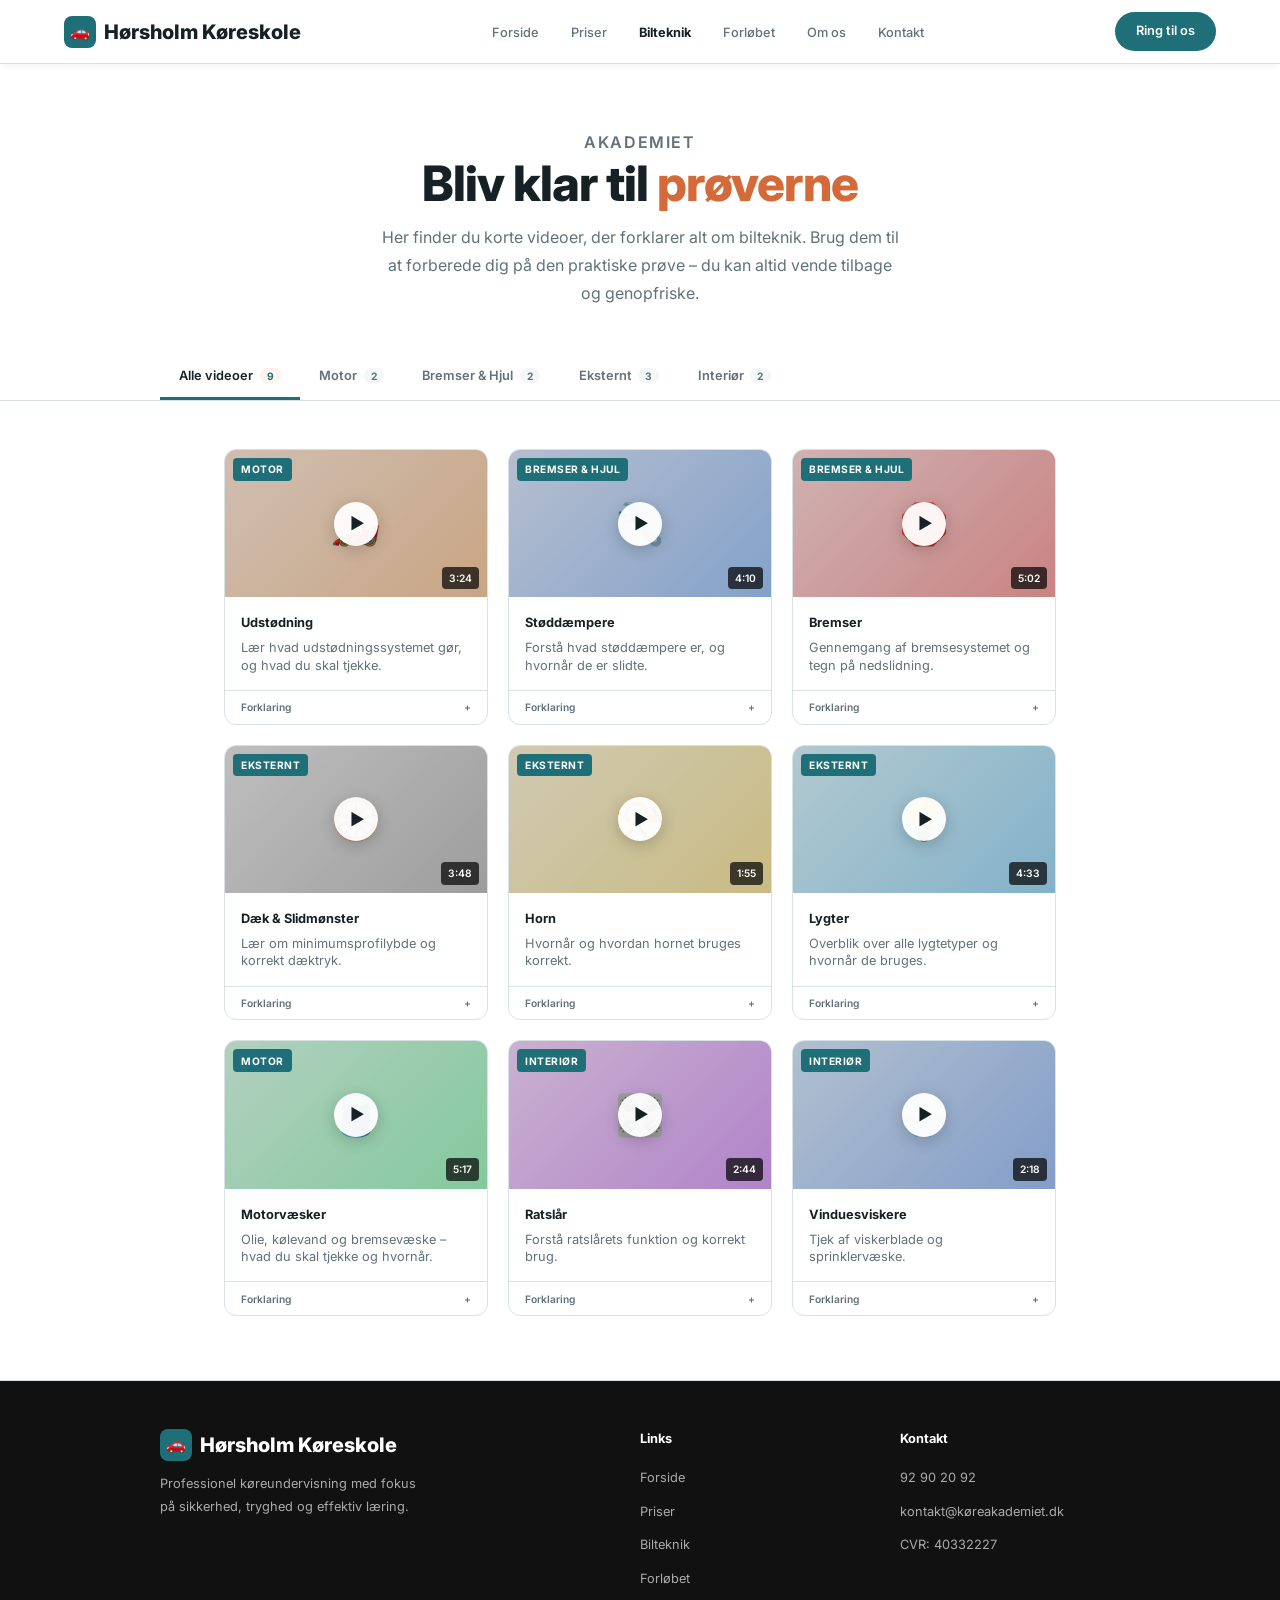
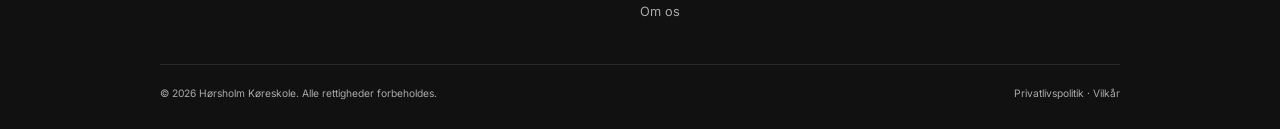
<file: bilteknik.html>
<!DOCTYPE html>
<html lang="da">
<head>
  <meta charset="UTF-8" />
  <meta name="viewport" content="width=device-width, initial-scale=1.0" />
  <title>Hørsholm Køreskole – Bilteknik</title>
  <link rel="preconnect" href="https://fonts.googleapis.com" />
  <link rel="preconnect" href="https://fonts.gstatic.com" crossorigin />
  <link href="https://fonts.googleapis.com/css2?family=Inter:wght@400;500;600;700;800&display=swap" rel="stylesheet" />
  <link rel="stylesheet" href="css/base.css" />
  <link rel="stylesheet" href="css/bilteknik.css" />
</head>
<body>

  <!-- NAVBAR -->
  <nav>
    <a href="index.html" class="logo">
      <span class="logo-icon">🚗</span>
      Hørsholm Køreskole
    </a>
    <ul class="nav-links">
      <li><a href="index.html">Forside</a></li>
      <li><a href="pakker.html">Priser</a></li>
      <li><a href="bilteknik.html" class="active">Bilteknik</a></li>
      <li><a href="forlobet.html">Forløbet</a></li>
      <li><a href="om-os.html">Om os</a></li>
      <li><a href="kontakt.html">Kontakt</a></li>
    </ul>
    <a href="tel:+4592902092" class="btn-primary">Ring til os</a>
  </nav>

  <!-- PAGE HEADER -->
  <div class="page-header">
    <p class="section-label">Akademiet</p>
    <h1 class="text-h1">Bliv klar til <span class="accent">prøverne</span></h1>
    <p>Her finder du korte videoer, der forklarer alt om bilteknik. Brug dem til at forberede dig på den praktiske prøve – du kan altid vende tilbage og genopfriske.</p>
  </div>

  <!-- FILTER BAR -->
  <div class="filter-bar">
    <div class="filter-inner" id="filterBar">
      <button class="filter-btn active" data-cat="alle" onclick="filterVideos('alle', this)">
        Alle videoer <span class="filter-count">9</span>
      </button>
      <button class="filter-btn" data-cat="motor" onclick="filterVideos('motor', this)">
        Motor <span class="filter-count">2</span>
      </button>
      <button class="filter-btn" data-cat="bremser" onclick="filterVideos('bremser', this)">
        Bremser & Hjul <span class="filter-count">2</span>
      </button>
      <button class="filter-btn" data-cat="eksternt" onclick="filterVideos('eksternt', this)">
        Eksternt <span class="filter-count">3</span>
      </button>
      <button class="filter-btn" data-cat="interioer" onclick="filterVideos('interioer', this)">
        Interiør <span class="filter-count">2</span>
      </button>
    </div>
  </div>

  <!-- VIDEOS -->
  <div class="videos-section">
    <div class="videos-grid" id="videosGrid">

      <!-- Udstødning -->
      <div class="video-card" data-cat="motor" onclick="openModal(this)">
        <div class="video-thumb">
          <div class="video-thumb-bg" style="background: linear-gradient(135deg,#fde8d8,#f5c9a0);">🏎️</div>
          <div class="play-btn"><div class="play-icon">▶</div></div>
          <span class="video-duration">3:24</span>
          <span class="video-category-badge">Motor</span>
        </div>
        <div class="video-body">
          <div class="video-title">Udstødning</div>
          <div class="video-desc-short">Lær hvad udstødningssystemet gør, og hvad du skal tjekke.</div>
        </div>
        <button class="video-expand-btn" onclick="toggleForklaring(event, this)">
          Forklaring <span class="expand-icon">+</span>
        </button>
        <div class="video-forklaring">Udstødningssystemet leder forbrændingsgasser væk fra motoren. Du skal kontrollere, at der ikke er usædvanlig røg, mærkelige lyde eller synlige læk fra rørene. Sort røg kan indikere for rig blanding, hvid røg kan indikere kølevandslæk.</div>
      </div>

      <!-- Støddæmpere -->
      <div class="video-card" data-cat="bremser" onclick="openModal(this)">
        <div class="video-thumb">
          <div class="video-thumb-bg" style="background: linear-gradient(135deg,#dde8fd,#a0c5f5);">🔧</div>
          <div class="play-btn"><div class="play-icon">▶</div></div>
          <span class="video-duration">4:10</span>
          <span class="video-category-badge">Bremser & Hjul</span>
        </div>
        <div class="video-body">
          <div class="video-title">Støddæmpere</div>
          <div class="video-desc-short">Forstå hvad støddæmpere er, og hvornår de er slidte.</div>
        </div>
        <button class="video-expand-btn" onclick="toggleForklaring(event, this)">
          Forklaring <span class="expand-icon">+</span>
        </button>
        <div class="video-forklaring">Støddæmpere holder hjulene i kontakt med vejen og dæmper stød. Tegn på slidte støddæmpere: bilen bouncer efter en kuppel, unormal dæk-slitage, eller bilen "dykker" hårdt ved opbremsning.</div>
      </div>

      <!-- Bremser -->
      <div class="video-card" data-cat="bremser" onclick="openModal(this)">
        <div class="video-thumb">
          <div class="video-thumb-bg" style="background: linear-gradient(135deg,#fdd8d8,#f5a0a0);">🛑</div>
          <div class="play-btn"><div class="play-icon">▶</div></div>
          <span class="video-duration">5:02</span>
          <span class="video-category-badge">Bremser & Hjul</span>
        </div>
        <div class="video-body">
          <div class="video-title">Bremser</div>
          <div class="video-desc-short">Gennemgang af bremsesystemet og tegn på nedslidning.</div>
        </div>
        <button class="video-expand-btn" onclick="toggleForklaring(event, this)">
          Forklaring <span class="expand-icon">+</span>
        </button>
        <div class="video-forklaring">Bremserne er et af bilens vigtigste sikkerhedssystemer. Tjek bremsevæsken i beholderbeholderen i motorrum. Lyt efter knitrende lyde ved opbremsning – det kan indikere slidte bremseklodser.</div>
      </div>

      <!-- Dæk & Slidmønster -->
      <div class="video-card" data-cat="eksternt" onclick="openModal(this)">
        <div class="video-thumb">
          <div class="video-thumb-bg" style="background: linear-gradient(135deg,#e8e8e8,#c0c0c0);">🛞</div>
          <div class="play-btn"><div class="play-icon">▶</div></div>
          <span class="video-duration">3:48</span>
          <span class="video-category-badge">Eksternt</span>
        </div>
        <div class="video-body">
          <div class="video-title">Dæk & Slidmønster</div>
          <div class="video-desc-short">Lær om minimumsprofilybde og korrekt dæktryk.</div>
        </div>
        <button class="video-expand-btn" onclick="toggleForklaring(event, this)">
          Forklaring <span class="expand-icon">+</span>
        </button>
        <div class="video-forklaring">Minimumsprofilybden er 1,6 mm – men for optimal sikkerhed anbefales minimum 3 mm. Tjek slidmarkørerne i dækmønsteret. Forkert dæktryk påvirker bremseevne, brændstofforbrug og dæk-slidage.</div>
      </div>

      <!-- Horn -->
      <div class="video-card" data-cat="eksternt" onclick="openModal(this)">
        <div class="video-thumb">
          <div class="video-thumb-bg" style="background: linear-gradient(135deg,#fdf5d8,#f5e4a0);">📯</div>
          <div class="play-btn"><div class="play-icon">▶</div></div>
          <span class="video-duration">1:55</span>
          <span class="video-category-badge">Eksternt</span>
        </div>
        <div class="video-body">
          <div class="video-title">Horn</div>
          <div class="video-desc-short">Hvornår og hvordan hornet bruges korrekt.</div>
        </div>
        <button class="video-expand-btn" onclick="toggleForklaring(event, this)">
          Forklaring <span class="expand-icon">+</span>
        </button>
        <div class="video-forklaring">Hornet bruges som et advarselssignal – ikke til at udtrykke irritation. Du skal bruge hornet, hvis du er ved at kollidere med en anden trafikant, eller for at advare andre om fare. Det er ulovligt at bruge hornet unødigt.</div>
      </div>

      <!-- Lygter -->
      <div class="video-card" data-cat="eksternt" onclick="openModal(this)">
        <div class="video-thumb">
          <div class="video-thumb-bg" style="background: linear-gradient(135deg,#d8f5fd,#a0d8f5);">💡</div>
          <div class="play-btn"><div class="play-icon">▶</div></div>
          <span class="video-duration">4:33</span>
          <span class="video-category-badge">Eksternt</span>
        </div>
        <div class="video-body">
          <div class="video-title">Lygter</div>
          <div class="video-desc-short">Overblik over alle lygtetyper og hvornår de bruges.</div>
        </div>
        <button class="video-expand-btn" onclick="toggleForklaring(event, this)">
          Forklaring <span class="expand-icon">+</span>
        </button>
        <div class="video-forklaring">Kørelyset skal altid være tændt. Nærlys bruges i mørke og dårligt vejr. Fjernlys bruges på mørke landeveje – sluk for det ved modkørende trafik. Tågelygter bruges kun ved tæt tåge, sne eller kraftig regn.</div>
      </div>

      <!-- Motorvæsker -->
      <div class="video-card" data-cat="motor" onclick="openModal(this)">
        <div class="video-thumb">
          <div class="video-thumb-bg" style="background: linear-gradient(135deg,#d8fde8,#a0f5c0);">🛢️</div>
          <div class="play-btn"><div class="play-icon">▶</div></div>
          <span class="video-duration">5:17</span>
          <span class="video-category-badge">Motor</span>
        </div>
        <div class="video-body">
          <div class="video-title">Motorvæsker</div>
          <div class="video-desc-short">Olie, kølevand og bremsevæske – hvad du skal tjekke og hvornår.</div>
        </div>
        <button class="video-expand-btn" onclick="toggleForklaring(event, this)">
          Forklaring <span class="expand-icon">+</span>
        </button>
        <div class="video-forklaring">Motorolie tjekkes med pejlestaven – niveauet skal ligge mellem min og max. Kølevæsken holdes på korrekt niveau i udviderbeholderen. Bremsevæske tjekkes i den gennemsigtige beholder ved motorummet.</div>
      </div>

      <!-- Ratslår -->
      <div class="video-card" data-cat="interioer" onclick="openModal(this)">
        <div class="video-thumb">
          <div class="video-thumb-bg" style="background: linear-gradient(135deg,#f5d8fd,#d8a0f5);">🎛️</div>
          <div class="play-btn"><div class="play-icon">▶</div></div>
          <span class="video-duration">2:44</span>
          <span class="video-category-badge">Interiør</span>
        </div>
        <div class="video-body">
          <div class="video-title">Ratslår</div>
          <div class="video-desc-short">Forstå ratslårets funktion og korrekt brug.</div>
        </div>
        <button class="video-expand-btn" onclick="toggleForklaring(event, this)">
          Forklaring <span class="expand-icon">+</span>
        </button>
        <div class="video-forklaring">Ratslåret er en sikkerhedsmekanisme, der låser rattet, når tændingen er slukket og nøglen fjernes. Det forhindrer tyveri af bilen. Rattet frigøres ved at dreje det let, mens du drejer tændingsnøglen.</div>
      </div>

      <!-- Vinduesviskere -->
      <div class="video-card" data-cat="interioer" onclick="openModal(this)">
        <div class="video-thumb">
          <div class="video-thumb-bg" style="background: linear-gradient(135deg,#d8eafd,#a0c0f5);">🌧️</div>
          <div class="play-btn"><div class="play-icon">▶</div></div>
          <span class="video-duration">2:18</span>
          <span class="video-category-badge">Interiør</span>
        </div>
        <div class="video-body">
          <div class="video-title">Vinduesviskere</div>
          <div class="video-desc-short">Tjek af viskerblade og sprinklervæske.</div>
        </div>
        <button class="video-expand-btn" onclick="toggleForklaring(event, this)">
          Forklaring <span class="expand-icon">+</span>
        </button>
        <div class="video-forklaring">Viskerbladene skal rengøre rudens effektivt uden at smøre eller efterlade striber. Slider de er, bør de udskiftes. Sprinklervæske skal altid være påfyldt – brug frostvæske om vinteren. Sprinklerdyserne kan justeres med en nål.</div>
      </div>

      <div class="no-results" id="noResults">Ingen videoer fundet i denne kategori.</div>

    </div>
  </div>

  <!-- VIDEO MODAL -->
  <div class="modal-overlay" id="modalOverlay" onclick="closeModal(event)">
    <div class="modal" id="modal">
      <button class="modal-close" onclick="closeModalBtn()">✕</button>
      <div class="modal-video" id="modalVideo">▶</div>
      <div class="modal-body">
        <h2 id="modalTitle"></h2>
        <p id="modalDesc"></p>
      </div>
    </div>
  </div>

  <!-- FOOTER -->
  <footer>
    <div class="footer-inner">
      <div class="footer-brand">
        <a href="index.html" class="logo">
          <span class="logo-icon">🚗</span>
          Hørsholm Køreskole
        </a>
        <p>Professionel køreundervisning med fokus på sikkerhed, tryghed og effektiv læring.</p>
      </div>
      <div>
        <h4>Links</h4>
        <ul>
          <li><a href="index.html">Forside</a></li>
          <li><a href="pakker.html">Priser</a></li>
          <li><a href="bilteknik.html">Bilteknik</a></li>
          <li><a href="forlobet.html">Forløbet</a></li>
          <li><a href="om-os.html">Om os</a></li>
        </ul>
      </div>
      <div>
        <h4>Kontakt</h4>
        <ul>
          <li><a href="tel:+4592902092">92 90 20 92</a></li>
          <li><a href="mailto:kontakt@køreakademiet.dk">kontakt@køreakademiet.dk</a></li>
          <li><a href="#">CVR: 40332227</a></li>
        </ul>
      </div>
    </div>
    <div class="footer-bottom">
      <span>© 2026 Hørsholm Køreskole. Alle rettigheder forbeholdes.</span>
      <span><a href="#" style="color:#aaa;text-decoration:none;">Privatlivspolitik</a> · <a href="#" style="color:#aaa;text-decoration:none;">Vilkår</a></span>
    </div>
  </footer>

  <script>
    // ── FILTER ──────────────────────────────────────────────
    function filterVideos(cat, btn) {
      // Update active tab
      document.querySelectorAll('.filter-btn').forEach(b => b.classList.remove('active'));
      btn.classList.add('active');

      const cards = document.querySelectorAll('.video-card');
      let visible = 0;

      cards.forEach(card => {
        const match = cat === 'alle' || card.dataset.cat === cat;
        card.classList.toggle('hidden', !match);
        if (match) visible++;
      });

      document.getElementById('noResults').style.display = visible === 0 ? 'block' : 'none';
    }

    // ── FORKLARING TOGGLE ────────────────────────────────────
    function toggleForklaring(e, btn) {
      e.stopPropagation();
      const card = btn.closest('.video-card');
      card.classList.toggle('expanded');
    }

    // ── MODAL ────────────────────────────────────────────────
    function openModal(card) {
      const title = card.querySelector('.video-title').textContent;
      const desc  = card.querySelector('.video-forklaring').textContent;
      const emoji = card.querySelector('.video-thumb-bg').textContent.trim();

      document.getElementById('modalTitle').textContent = title;
      document.getElementById('modalDesc').textContent  = desc;
      document.getElementById('modalVideo').textContent = emoji;
      document.getElementById('modalOverlay').classList.add('open');
      document.body.style.overflow = 'hidden';
    }

    function closeModal(e) {
      if (e.target === document.getElementById('modalOverlay')) closeModalBtn();
    }

    function closeModalBtn() {
      document.getElementById('modalOverlay').classList.remove('open');
      document.body.style.overflow = '';
    }

    document.addEventListener('keydown', e => {
      if (e.key === 'Escape') closeModalBtn();
    });
  </script>
</body>
</html>
</file>
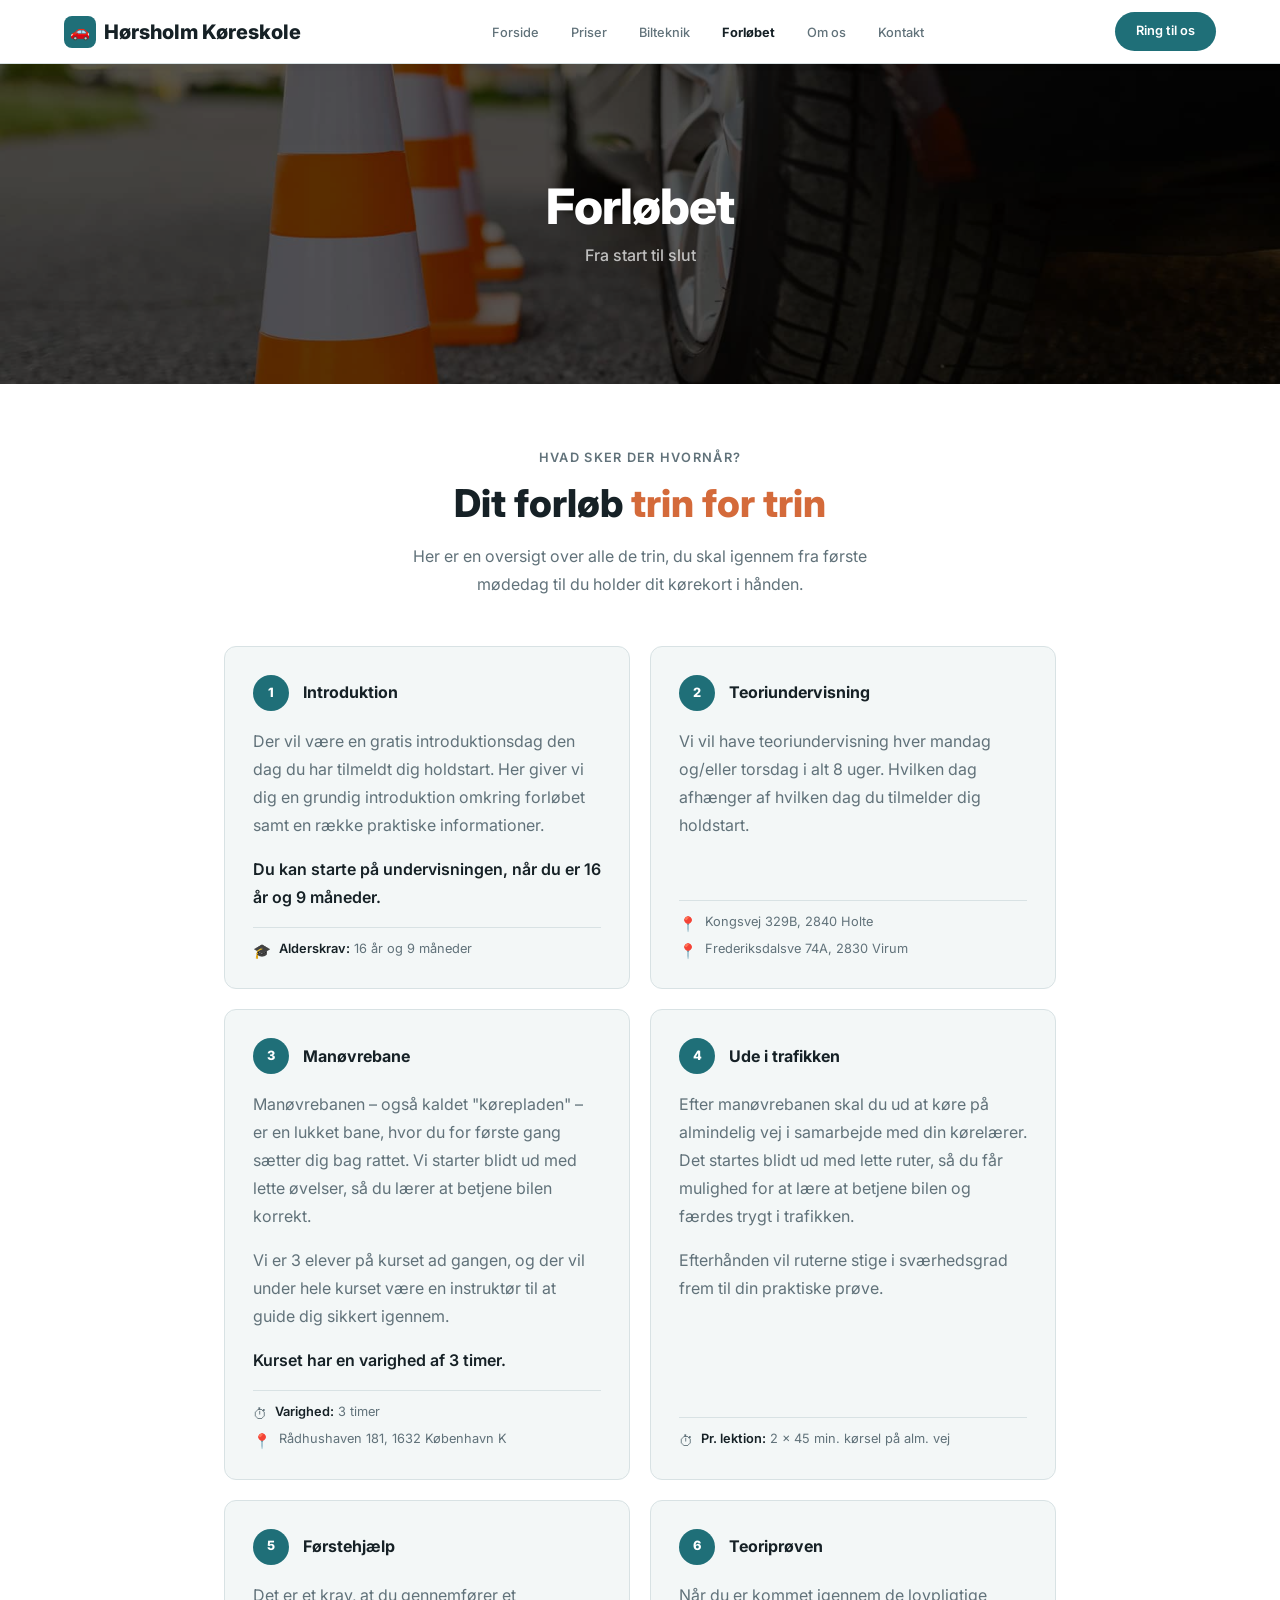
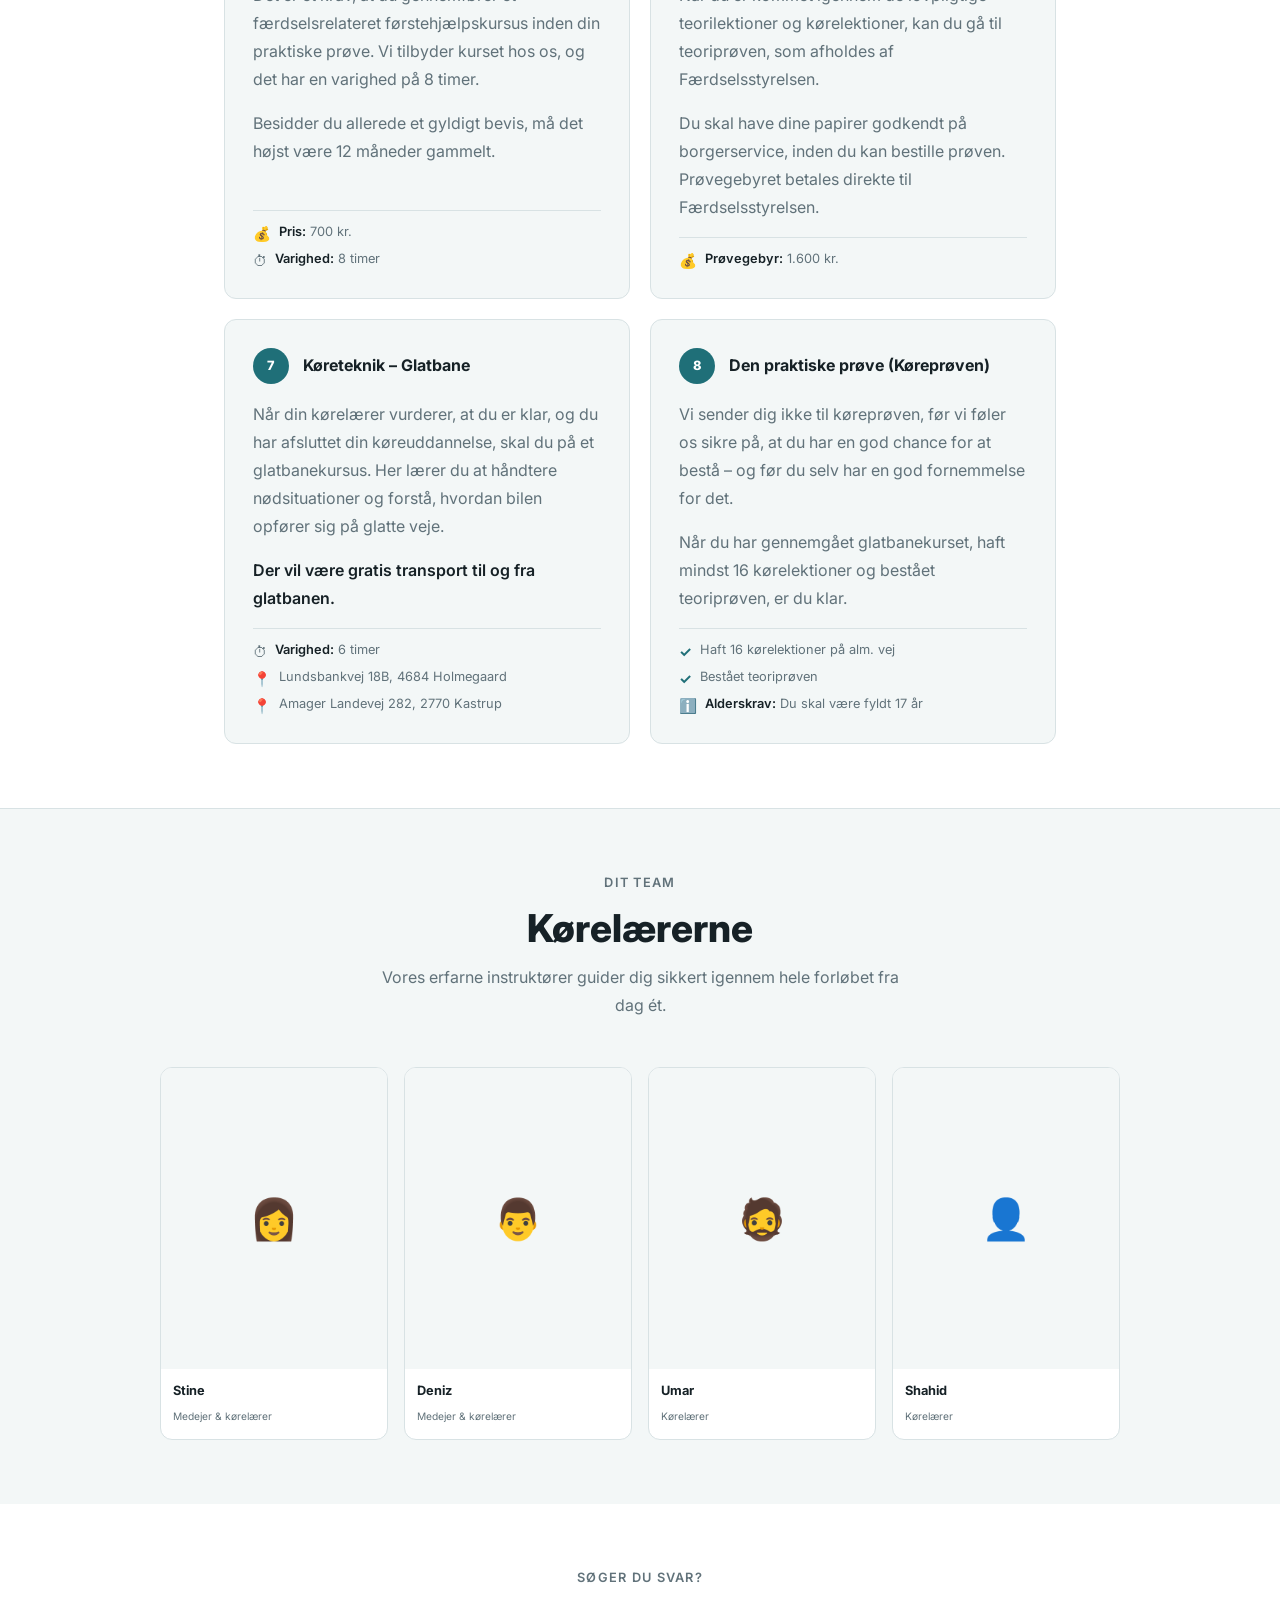
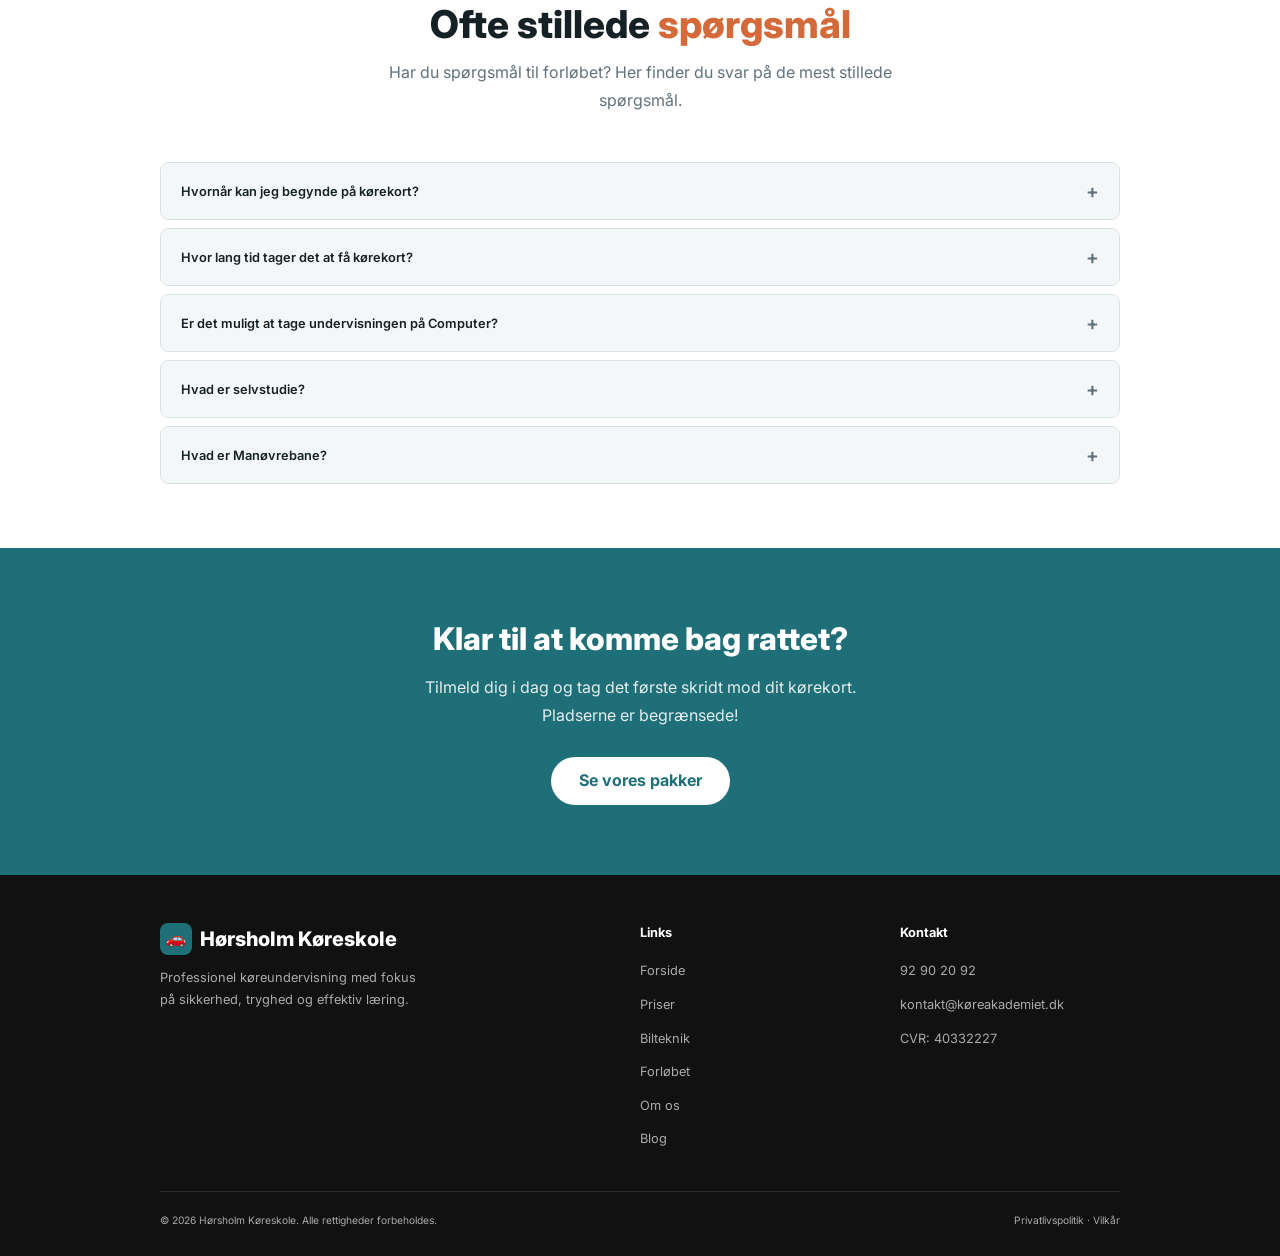
<file: forlobet.html>
<!DOCTYPE html>
<html lang="da">
<head>
  <meta charset="UTF-8" />
  <meta name="viewport" content="width=device-width, initial-scale=1.0" />
  <title>Hørsholm Køreskole – Forløbet</title>
  <link rel="preconnect" href="https://fonts.googleapis.com" />
  <link rel="preconnect" href="https://fonts.gstatic.com" crossorigin />
  <link href="https://fonts.googleapis.com/css2?family=Inter:wght@400;500;600;700;800&display=swap" rel="stylesheet" />
  <link rel="stylesheet" href="css/base.css" />
  <link rel="stylesheet" href="css/forlobet.css" />
</head>
<body>

  <!-- NAVBAR -->
  <nav>
    <a href="index.html" class="logo">
      <span class="logo-icon">🚗</span>
      Hørsholm Køreskole
    </a>
    <ul class="nav-links">
      <li><a href="index.html">Forside</a></li>
      <li><a href="pakker.html">Priser</a></li>
      <li><a href="bilteknik.html">Bilteknik</a></li>
      <li><a href="forlobet.html" class="active">Forløbet</a></li>
      <li><a href="om-os.html">Om os</a></li>
      <li><a href="kontakt.html">Kontakt</a></li>
    </ul>
    <a href="tel:+4592902092" class="btn-primary">Ring til os</a>
  </nav>

  <!-- HERO -->
  <div class="hero">
    <div class="hero-bg"></div>
    <div class="hero-content">
      <h1 class="text-h1">Forløbet</h1>
      <p>Fra start til slut</p>
    </div>
  </div>

  <!-- STEPS -->
  <div class="page-content">
    <p class="section-label">Hvad sker der hvornår?</p>
    <h2 class="section-title">Dit forløb <span class="accent">trin for trin</span></h2>
    <p class="section-sub">Her er en oversigt over alle de trin, du skal igennem fra første mødedag til du holder dit kørekort i hånden.</p>

    <div class="steps-grid">

      <!-- 1 -->
      <div class="step-card">
        <div class="step-header">
          <div class="step-number">1</div>
          <h3>Introduktion</h3>
        </div>
        <p>Der vil være en gratis introduktionsdag den dag du har tilmeldt dig holdstart. Her giver vi dig en grundig introduktion omkring forløbet samt en række praktiske informationer.</p>
        <p><strong>Du kan starte på undervisningen, når du er 16 år og 9 måneder.</strong></p>
        <div class="step-meta">
          <div class="step-meta-item">
            <span class="meta-icon">🎓</span>
            <span><span class="meta-label">Alderskrav:</span> 16 år og 9 måneder</span>
          </div>
        </div>
      </div>

      <!-- 2 -->
      <div class="step-card">
        <div class="step-header">
          <div class="step-number">2</div>
          <h3>Teoriundervisning</h3>
        </div>
        <p>Vi vil have teoriundervisning hver mandag og/eller torsdag i alt 8 uger. Hvilken dag afhænger af hvilken dag du tilmelder dig holdstart.</p>
        <div class="step-meta">
          <div class="step-meta-item">
            <span class="meta-icon">📍</span>
            <span>Kongsvej 329B, 2840 Holte</span>
          </div>
          <div class="step-meta-item">
            <span class="meta-icon">📍</span>
            <span>Frederiksdalsve 74A, 2830 Virum</span>
          </div>
        </div>
      </div>

      <!-- 3 -->
      <div class="step-card">
        <div class="step-header">
          <div class="step-number">3</div>
          <h3>Manøvrebane</h3>
        </div>
        <p>Manøvrebanen – også kaldet "kørepladen" – er en lukket bane, hvor du for første gang sætter dig bag rattet. Vi starter blidt ud med lette øvelser, så du lærer at betjene bilen korrekt.</p>
        <p>Vi er 3 elever på kurset ad gangen, og der vil under hele kurset være en instruktør til at guide dig sikkert igennem.</p>
        <p><strong>Kurset har en varighed af 3 timer.</strong></p>
        <div class="step-meta">
          <div class="step-meta-item">
            <span class="meta-icon">⏱</span>
            <span><span class="meta-label">Varighed:</span> 3 timer</span>
          </div>
          <div class="step-meta-item">
            <span class="meta-icon">📍</span>
            <span>Rådhushaven 181, 1632 København K</span>
          </div>
        </div>
      </div>

      <!-- 4 -->
      <div class="step-card">
        <div class="step-header">
          <div class="step-number">4</div>
          <h3>Ude i trafikken</h3>
        </div>
        <p>Efter manøvrebanen skal du ud at køre på almindelig vej i samarbejde med din kørelærer. Det startes blidt ud med lette ruter, så du får mulighed for at lære at betjene bilen og færdes trygt i trafikken.</p>
        <p>Efterhånden vil ruterne stige i sværhedsgrad frem til din praktiske prøve.</p>
        <div class="step-meta">
          <div class="step-meta-item">
            <span class="meta-icon">⏱</span>
            <span><span class="meta-label">Pr. lektion:</span> 2 × 45 min. kørsel på alm. vej</span>
          </div>
        </div>
      </div>

      <!-- 5 -->
      <div class="step-card">
        <div class="step-header">
          <div class="step-number">5</div>
          <h3>Førstehjælp</h3>
        </div>
        <p>Det er et krav, at du gennemfører et færdselsrelateret førstehjælpskursus inden din praktiske prøve. Vi tilbyder kurset hos os, og det har en varighed på 8 timer.</p>
        <p>Besidder du allerede et gyldigt bevis, må det højst være 12 måneder gammelt.</p>
        <div class="step-meta">
          <div class="step-meta-item">
            <span class="meta-icon">💰</span>
            <span><span class="meta-label">Pris:</span> 700 kr.</span>
          </div>
          <div class="step-meta-item">
            <span class="meta-icon">⏱</span>
            <span><span class="meta-label">Varighed:</span> 8 timer</span>
          </div>
        </div>
      </div>

      <!-- 6 -->
      <div class="step-card">
        <div class="step-header">
          <div class="step-number">6</div>
          <h3>Teoriprøven</h3>
        </div>
        <p>Når du er kommet igennem de lovpligtige teorilektioner og kørelektioner, kan du gå til teoriprøven, som afholdes af Færdselsstyrelsen.</p>
        <p>Du skal have dine papirer godkendt på borgerservice, inden du kan bestille prøven. Prøvegebyret betales direkte til Færdselsstyrelsen.</p>
        <div class="step-meta">
          <div class="step-meta-item">
            <span class="meta-icon">💰</span>
            <span><span class="meta-label">Prøvegebyr:</span> 1.600 kr.</span>
          </div>
        </div>
      </div>

      <!-- 7 -->
      <div class="step-card">
        <div class="step-header">
          <div class="step-number">7</div>
          <h3>Køreteknik – Glatbane</h3>
        </div>
        <p>Når din kørelærer vurderer, at du er klar, og du har afsluttet din køreuddannelse, skal du på et glatbanekursus. Her lærer du at håndtere nødsituationer og forstå, hvordan bilen opfører sig på glatte veje.</p>
        <p><strong>Der vil være gratis transport til og fra glatbanen.</strong></p>
        <div class="step-meta">
          <div class="step-meta-item">
            <span class="meta-icon">⏱</span>
            <span><span class="meta-label">Varighed:</span> 6 timer</span>
          </div>
          <div class="step-meta-item">
            <span class="meta-icon">📍</span>
            <span>Lundsbankvej 18B, 4684 Holmegaard</span>
          </div>
          <div class="step-meta-item">
            <span class="meta-icon">📍</span>
            <span>Amager Landevej 282, 2770 Kastrup</span>
          </div>
        </div>
      </div>

      <!-- 8 -->
      <div class="step-card">
        <div class="step-header">
          <div class="step-number">8</div>
          <h3>Den praktiske prøve (Køreprøven)</h3>
        </div>
        <p>Vi sender dig ikke til køreprøven, før vi føler os sikre på, at du har en god chance for at bestå – og før du selv har en god fornemmelse for det.</p>
        <p>Når du har gennemgået glatbanekurset, haft mindst 16 kørelektioner og bestået teoriprøven, er du klar.</p>
        <div class="step-meta">
          <div class="step-meta-item">
            <span class="meta-icon step-check">✓</span>
            <span>Haft 16 kørelektioner på alm. vej</span>
          </div>
          <div class="step-meta-item">
            <span class="meta-icon step-check">✓</span>
            <span>Bestået teoriprøven</span>
          </div>
          <div class="step-meta-item">
            <span class="meta-icon">ℹ️</span>
            <span><span class="meta-label">Alderskrav:</span> Du skal være fyldt 17 år</span>
          </div>
        </div>
      </div>

    </div>
  </div>

  <!-- INSTRUCTORS -->
  <div class="instructors-section">
    <div class="instructors-inner">
      <p class="section-label">Dit team</p>
      <h2 class="section-title" style="margin-bottom:.5rem">Kørelærerne</h2>
      <p class="section-sub">Vores erfarne instruktører guider dig sikkert igennem hele forløbet fra dag ét.</p>
      <div class="instructors-grid">
        <div class="instructor-card">
          <div class="instructor-placeholder">👩</div>
          <div class="instructor-info">
            <strong>Stine</strong>
            <span>Medejer & kørelærer</span>
          </div>
        </div>
        <div class="instructor-card">
          <div class="instructor-placeholder">👨</div>
          <div class="instructor-info">
            <strong>Deniz</strong>
            <span>Medejer & kørelærer</span>
          </div>
        </div>
        <div class="instructor-card">
          <div class="instructor-placeholder">🧔</div>
          <div class="instructor-info">
            <strong>Umar</strong>
            <span>Kørelærer</span>
          </div>
        </div>
        <div class="instructor-card">
          <div class="instructor-placeholder">👤</div>
          <div class="instructor-info">
            <strong>Shahid</strong>
            <span>Kørelærer</span>
          </div>
        </div>
      </div>
    </div>
  </div>

  <!-- FAQ -->
  <div class="faq-section">
    <div class="faq-inner">
      <p class="section-label">Søger du svar?</p>
      <h2 class="section-title" style="margin-bottom:.5rem">Ofte stillede <span class="accent">spørgsmål</span></h2>
      <p class="section-sub">Har du spørgsmål til forløbet? Her finder du svar på de mest stillede spørgsmål.</p>
      <div class="faq-list">
        <div class="faq-item">
          <button class="faq-question" onclick="toggleFaq(this)">
            Hvornår kan jeg begynde på kørekort?
            <span class="faq-icon">+</span>
          </button>
          <div class="faq-answer">Du kan starte på undervisningen, når du er 16 år og 9 måneder. Den praktiske prøve kan tidligst afholdes, når du er fyldt 17 år.</div>
        </div>
        <div class="faq-item">
          <button class="faq-question" onclick="toggleFaq(this)">
            Hvor lang tid tager det at få kørekort?
            <span class="faq-icon">+</span>
          </button>
          <div class="faq-answer">Det varierer fra person til person. Med vores Lynpakke kan du gennemføre det obligatoriske forløb på kun 4 uger. De fleste gennemfører et normalt forløb inden for 6–10 uger.</div>
        </div>
        <div class="faq-item">
          <button class="faq-question" onclick="toggleFaq(this)">
            Er det muligt at tage undervisningen på Computer?
            <span class="faq-icon">+</span>
          </button>
          <div class="faq-answer">Ja – vores online teoriprogram kan tilgås på computer, tablet og smartphone. Du studerer i dit eget tempo og kan tage teoriprøven, når du er klar.</div>
        </div>
        <div class="faq-item">
          <button class="faq-question" onclick="toggleFaq(this)">
            Hvad er selvstudie?
            <span class="faq-icon">+</span>
          </button>
          <div class="faq-answer">Selvstudie betyder, at du selv tilegner dig teoristoffet via vores online platform uden at deltage i fysiske teorilektioner. Det er en fleksibel løsning for dem, der er selvdisciplinerede.</div>
        </div>
        <div class="faq-item">
          <button class="faq-question" onclick="toggleFaq(this)">
            Hvad er Manøvrebane?
            <span class="faq-icon">+</span>
          </button>
          <div class="faq-answer">Manøvrebanen er en lukket øvelsesplads, hvor du øver grundlæggende manøvrer såsom parkering, bakning og betjening af bilen – uden trafik. Det er et lovpligtigt element i køreundervisningen.</div>
        </div>
      </div>
    </div>
  </div>

  <!-- CTA BANNER -->
  <div class="cta-banner">
    <h2>Klar til at komme bag rattet?</h2>
    <p>Tilmeld dig i dag og tag det første skridt mod dit kørekort. Pladserne er begrænsede!</p>
    <a href="pakker.html" class="btn-white">Se vores pakker</a>
  </div>

  <!-- FOOTER -->
  <footer>
    <div class="footer-inner">
      <div class="footer-brand">
        <a href="index.html" class="logo">
          <span class="logo-icon">🚗</span>
          Hørsholm Køreskole
        </a>
        <p>Professionel køreundervisning med fokus på sikkerhed, tryghed og effektiv læring.</p>
      </div>
      <div>
        <h4>Links</h4>
        <ul>
          <li><a href="index.html">Forside</a></li>
          <li><a href="pakker.html">Priser</a></li>
          <li><a href="bilteknik.html">Bilteknik</a></li>
          <li><a href="forlobet.html">Forløbet</a></li>
          <li><a href="om-os.html">Om os</a></li>
          <li><a href="#">Blog</a></li>
        </ul>
      </div>
      <div>
        <h4>Kontakt</h4>
        <ul>
          <li><a href="tel:+4592902092">92 90 20 92</a></li>
          <li><a href="mailto:kontakt@køreakademiet.dk">kontakt@køreakademiet.dk</a></li>
          <li><a href="#">CVR: 40332227</a></li>
        </ul>
      </div>
    </div>
    <div class="footer-bottom">
      <span>© 2026 Hørsholm Køreskole. Alle rettigheder forbeholdes.</span>
      <span><a href="#" style="color:#aaa;text-decoration:none;">Privatlivspolitik</a> · <a href="#" style="color:#aaa;text-decoration:none;">Vilkår</a></span>
    </div>
  </footer>

  <script>
    function toggleFaq(btn) {
      btn.closest('.faq-item').classList.toggle('open');
    }
  </script>
</body>
</html>
</file>
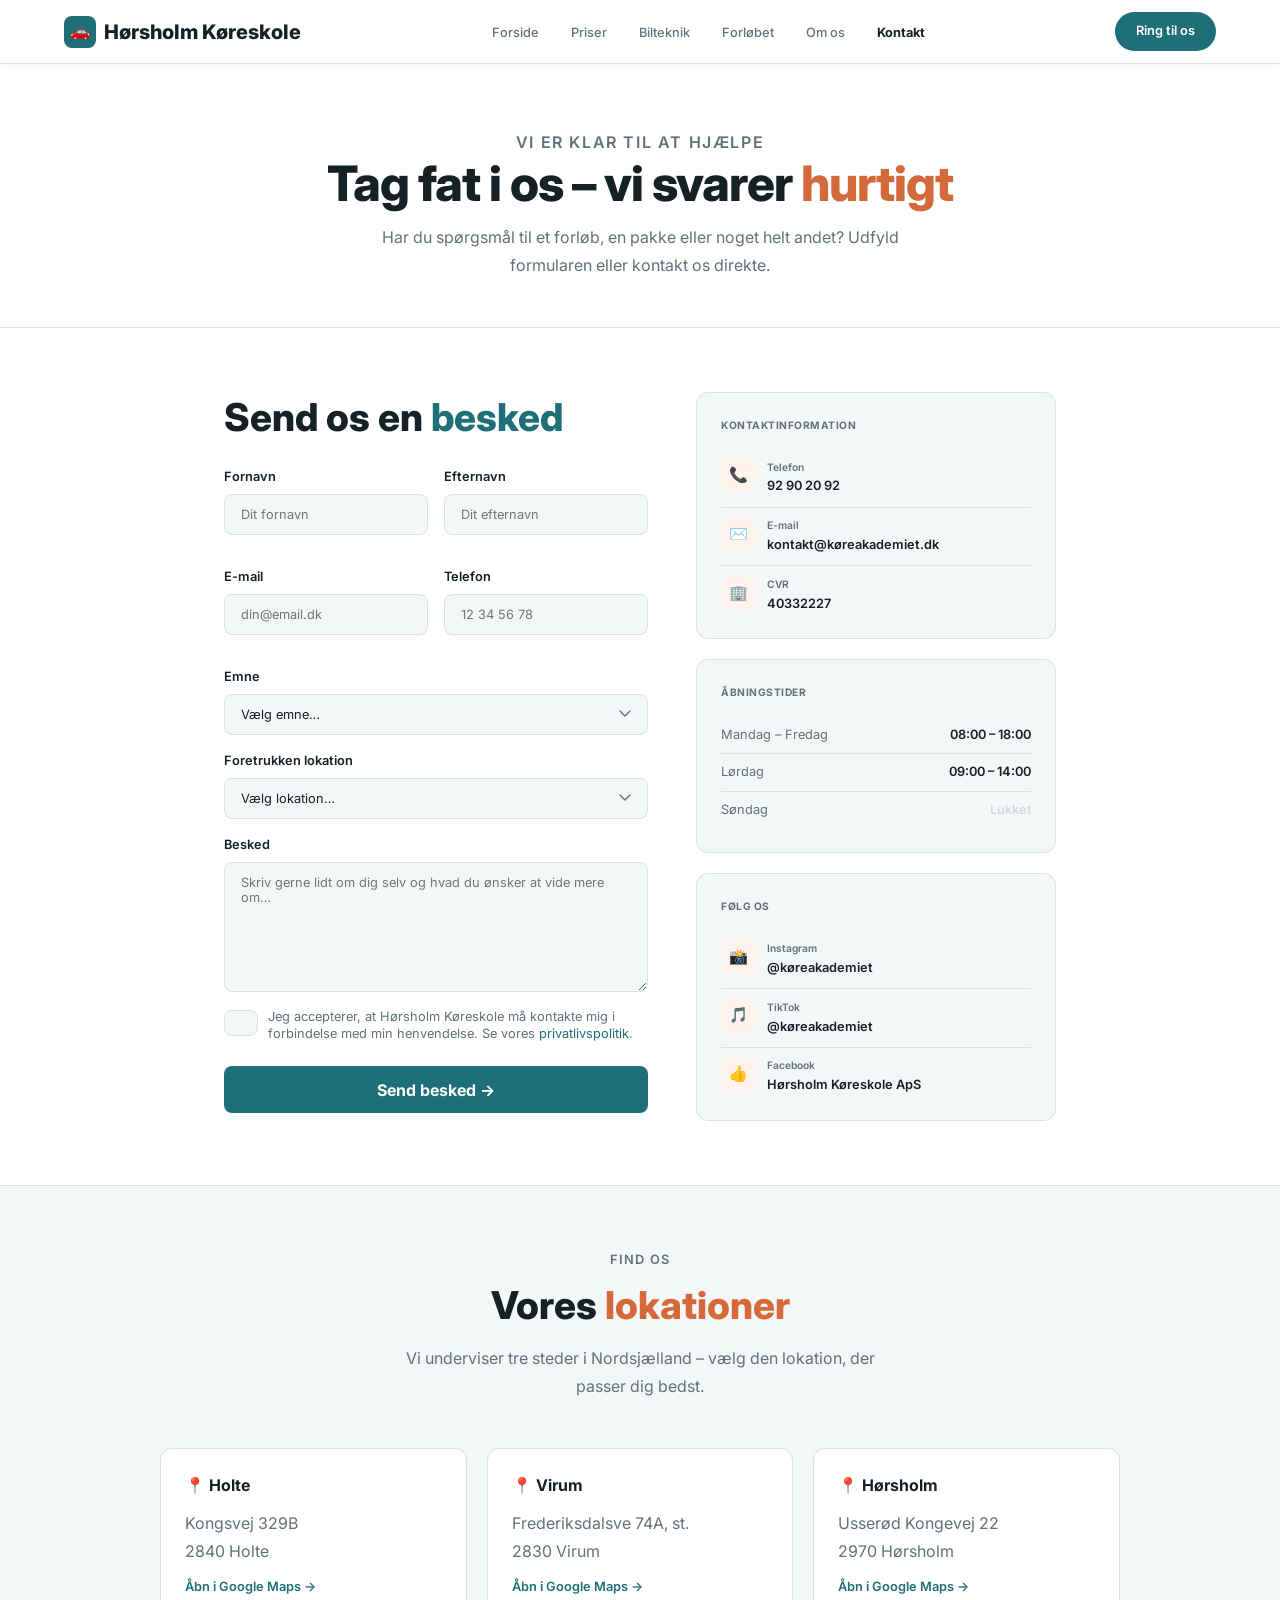
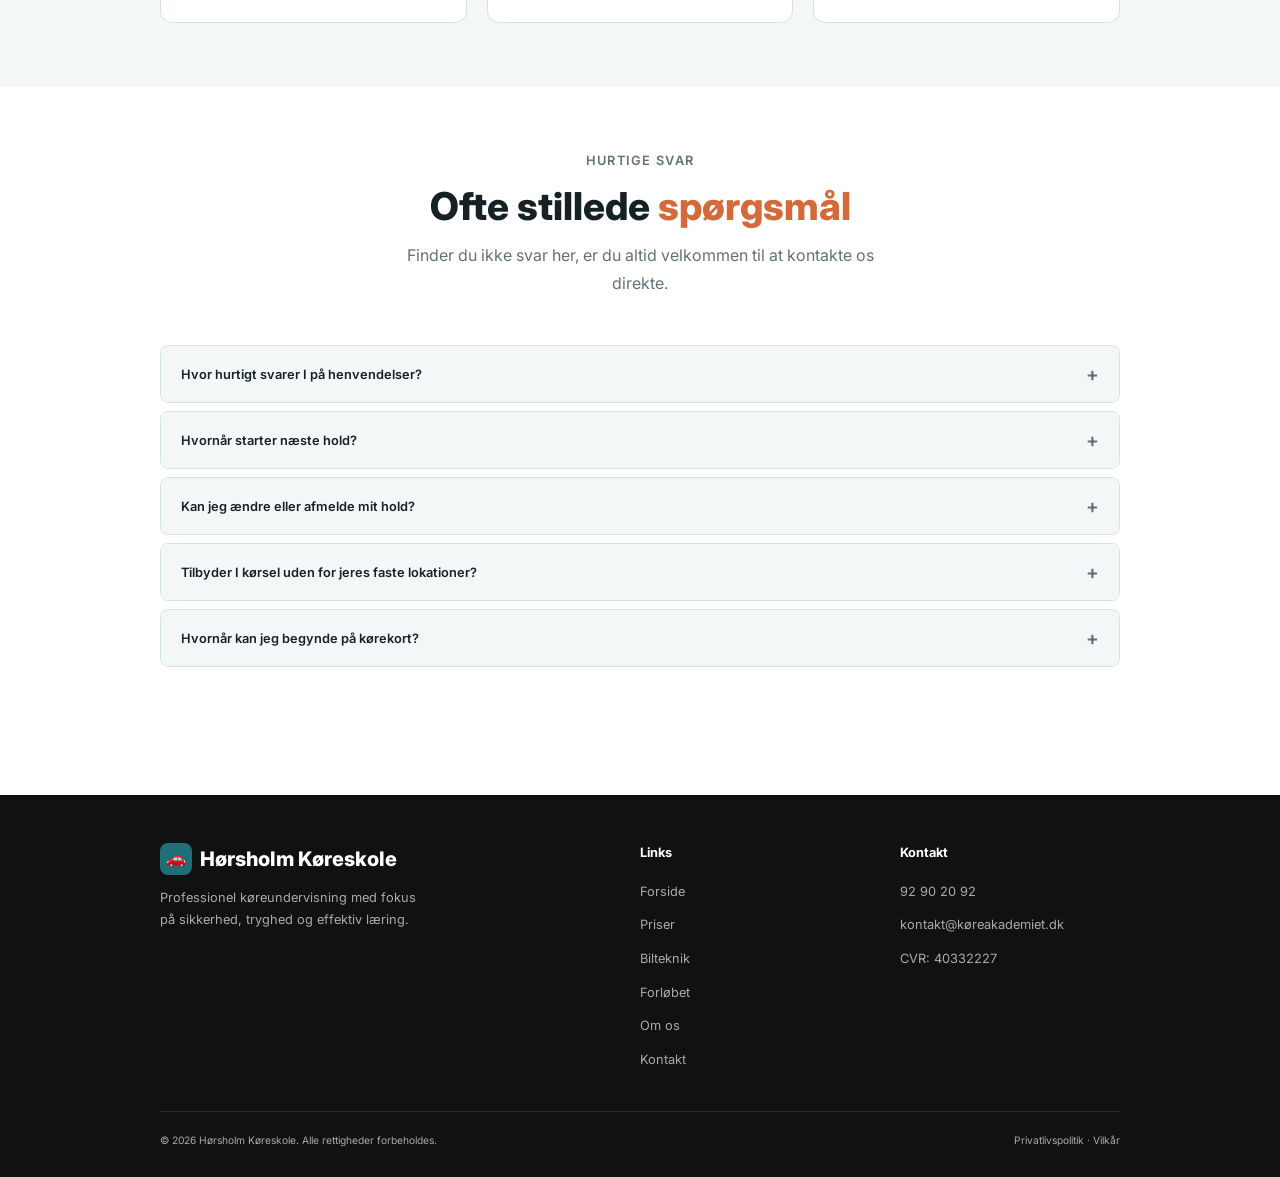
<file: kontakt.html>
<!DOCTYPE html>
<html lang="da">
<head>
  <meta charset="UTF-8" />
  <meta name="viewport" content="width=device-width, initial-scale=1.0" />
  <title>Hørsholm Køreskole – Kontakt</title>
  <link rel="preconnect" href="https://fonts.googleapis.com" />
  <link rel="preconnect" href="https://fonts.gstatic.com" crossorigin />
  <link href="https://fonts.googleapis.com/css2?family=Inter:wght@400;500;600;700;800&display=swap" rel="stylesheet" />
  <link rel="stylesheet" href="css/base.css" />
  <link rel="stylesheet" href="css/kontakt.css" />
</head>
<body>

  <!-- NAVBAR -->
  <nav>
    <a href="index.html" class="logo">
      <span class="logo-icon">🚗</span>
      Hørsholm Køreskole
    </a>
    <ul class="nav-links">
      <li><a href="index.html">Forside</a></li>
      <li><a href="pakker.html">Priser</a></li>
      <li><a href="bilteknik.html">Bilteknik</a></li>
      <li><a href="forlobet.html">Forløbet</a></li>
      <li><a href="om-os.html">Om os</a></li>
      <li><a href="kontakt.html" class="active">Kontakt</a></li>
    </ul>
    <a href="tel:+4592902092" class="btn-primary">Ring til os</a>
  </nav>

  <!-- PAGE HEADER -->
  <div class="page-header">
    <p class="section-label">Vi er klar til at hjælpe</p>
    <h1 class="text-h1">Tag fat i os – vi svarer <span class="accent">hurtigt</span></h1>
    <p>Har du spørgsmål til et forløb, en pakke eller noget helt andet? Udfyld formularen eller kontakt os direkte.</p>
  </div>

  <!-- CONTACT GRID -->
  <div class="contact-section">

    <!-- LEFT: Form -->
    <div class="contact-form">
      <h2 class="text-h2">Send os en <span class="accent">besked</span></h2>

      <div class="form-success" id="formSuccess">
        ✅ Tak for din besked! Vi vender tilbage inden for 1 arbejdsdag.
      </div>

      <form onsubmit="handleSubmit(event)">
        <div class="form-row">
          <div class="form-group">
            <label for="fname">Fornavn</label>
            <input type="text" id="fname" placeholder="Dit fornavn" required />
          </div>
          <div class="form-group">
            <label for="lname">Efternavn</label>
            <input type="text" id="lname" placeholder="Dit efternavn" required />
          </div>
        </div>

        <div class="form-row">
          <div class="form-group">
            <label for="email">E-mail</label>
            <input type="email" id="email" placeholder="din@email.dk" required />
          </div>
          <div class="form-group">
            <label for="phone">Telefon</label>
            <input type="tel" id="phone" placeholder="12 34 56 78" />
          </div>
        </div>

        <div class="form-group">
          <label for="subject">Emne</label>
          <select id="subject" required>
            <option value="" disabled selected>Vælg emne…</option>
            <option>Lovpakke – 14.499 kr.</option>
            <option>Lynpakke – 16.499 kr.</option>
            <option>Weekendpakke – 15.900 kr.</option>
            <option>Automatgearpakken – 14.499 kr.</option>
            <option>Generhvervelse +3 år – 2.900 kr.</option>
            <option>Generhvervelse −3 år – 5.499 kr.</option>
            <option>Generelt spørgsmål</option>
            <option>Andet</option>
          </select>
        </div>

        <div class="form-group">
          <label for="location">Foretrukken lokation</label>
          <select id="location">
            <option value="" disabled selected>Vælg lokation…</option>
            <option>Holte – Kongsvej 329B</option>
            <option>Virum – Frederiksdalsve 74A</option>
            <option>Hørsholm – Usserød Kongevej 22</option>
            <option>Ingen præference</option>
          </select>
        </div>

        <div class="form-group">
          <label for="message">Besked</label>
          <textarea id="message" placeholder="Skriv gerne lidt om dig selv og hvad du ønsker at vide mere om…"></textarea>
        </div>

        <div class="form-consent">
          <input type="checkbox" id="consent" required />
          <label for="consent">Jeg accepterer, at Hørsholm Køreskole må kontakte mig i forbindelse med min henvendelse. Se vores <a href="#">privatlivspolitik</a>.</label>
        </div>

        <button type="submit" class="btn-submit">Send besked →</button>
      </form>
    </div>

    <!-- RIGHT: Sidebar -->
    <aside class="contact-sidebar">

      <div class="info-card">
        <h3>Kontaktinformation</h3>
        <div class="info-item">
          <div class="info-icon">📞</div>
          <div class="info-item-text">
            <span class="info-item-label">Telefon</span>
            <span class="info-item-value"><a href="tel:+4592902092">92 90 20 92</a></span>
          </div>
        </div>
        <div class="info-item">
          <div class="info-icon">✉️</div>
          <div class="info-item-text">
            <span class="info-item-label">E-mail</span>
            <span class="info-item-value"><a href="mailto:kontakt@køreakademiet.dk">kontakt@køreakademiet.dk</a></span>
          </div>
        </div>
        <div class="info-item">
          <div class="info-icon">🏢</div>
          <div class="info-item-text">
            <span class="info-item-label">CVR</span>
            <span class="info-item-value">40332227</span>
          </div>
        </div>
      </div>

      <div class="info-card">
        <h3>Åbningstider</h3>
        <div class="hours-row">
          <span class="hours-day">Mandag – Fredag</span>
          <span class="hours-time">08:00 – 18:00</span>
        </div>
        <div class="hours-row">
          <span class="hours-day">Lørdag</span>
          <span class="hours-time">09:00 – 14:00</span>
        </div>
        <div class="hours-row">
          <span class="hours-day">Søndag</span>
          <span class="hours-closed">Lukket</span>
        </div>
      </div>

      <div class="info-card">
        <h3>Følg os</h3>
        <div class="info-item">
          <div class="info-icon">📸</div>
          <div class="info-item-text">
            <span class="info-item-label">Instagram</span>
            <span class="info-item-value"><a href="#">@køreakademiet</a></span>
          </div>
        </div>
        <div class="info-item">
          <div class="info-icon">🎵</div>
          <div class="info-item-text">
            <span class="info-item-label">TikTok</span>
            <span class="info-item-value"><a href="#">@køreakademiet</a></span>
          </div>
        </div>
        <div class="info-item">
          <div class="info-icon">👍</div>
          <div class="info-item-text">
            <span class="info-item-label">Facebook</span>
            <span class="info-item-value"><a href="#">Hørsholm Køreskole ApS</a></span>
          </div>
        </div>
      </div>

    </aside>
  </div>

  <!-- LOCATIONS -->
  <div class="locations-section">
    <div class="locations-inner">
      <p class="section-label">Find os</p>
      <h2 class="section-title">Vores <span class="accent">lokationer</span></h2>
      <p class="section-sub">Vi underviser tre steder i Nordsjælland – vælg den lokation, der passer dig bedst.</p>
      <div class="locations-grid">
        <div class="location-card">
          <h3>📍 Holte</h3>
          <address>
            Kongsvej 329B<br />
            2840 Holte
          </address>
          <a href="#" class="map-link">Åbn i Google Maps →</a>
        </div>
        <div class="location-card">
          <h3>📍 Virum</h3>
          <address>
            Frederiksdalsve 74A, st.<br />
            2830 Virum
          </address>
          <a href="#" class="map-link">Åbn i Google Maps →</a>
        </div>
        <div class="location-card">
          <h3>📍 Hørsholm</h3>
          <address>
            Usserød Kongevej 22<br />
            2970 Hørsholm
          </address>
          <a href="#" class="map-link">Åbn i Google Maps →</a>
        </div>
      </div>
    </div>
  </div>

  <!-- FAQ -->
  <div class="faq-section">
    <div class="faq-inner">
      <p class="section-label">Hurtige svar</p>
      <h2 class="section-title" style="margin-bottom:.5rem">Ofte stillede <span class="accent">spørgsmål</span></h2>
      <p class="section-sub">Finder du ikke svar her, er du altid velkommen til at kontakte os direkte.</p>
      <div class="faq-list">
        <div class="faq-item">
          <button class="faq-question" onclick="toggleFaq(this)">
            Hvor hurtigt svarer I på henvendelser?
            <span class="faq-icon">+</span>
          </button>
          <div class="faq-answer">Vi bestræber os på at svare inden for 1 arbejdsdag. Har du travlt, er du altid velkommen til at ringe direkte på 92 90 20 92 – vi er tilgængelige mandag–fredag 08–18 og lørdag 09–14.</div>
        </div>
        <div class="faq-item">
          <button class="faq-question" onclick="toggleFaq(this)">
            Hvornår starter næste hold?
            <span class="faq-icon">+</span>
          </button>
          <div class="faq-answer">Vi starter løbende nye hold op. Kontakt os for at høre om næste ledige holdstart ved din foretrukne lokation.</div>
        </div>
        <div class="faq-item">
          <button class="faq-question" onclick="toggleFaq(this)">
            Kan jeg ændre eller afmelde mit hold?
            <span class="faq-icon">+</span>
          </button>
          <div class="faq-answer">Ja, kontakt os hurtigst muligt, så finder vi en løsning. Vi er fleksible og ønsker at tilpasse forløbet bedst muligt til din situation.</div>
        </div>
        <div class="faq-item">
          <button class="faq-question" onclick="toggleFaq(this)">
            Tilbyder I kørsel uden for jeres faste lokationer?
            <span class="faq-icon">+</span>
          </button>
          <div class="faq-answer">Teoriundervisning foregår på vores faste lokationer. Praktisk kørsel kan aftales med udgangspunkt i din bopæl – kontakt os for nærmere aftale.</div>
        </div>
        <div class="faq-item">
          <button class="faq-question" onclick="toggleFaq(this)">
            Hvornår kan jeg begynde på kørekort?
            <span class="faq-icon">+</span>
          </button>
          <div class="faq-answer">Du kan starte på undervisningen, når du er 16 år og 9 måneder. Den praktiske prøve kan tidligst afholdes, når du er fyldt 17 år.</div>
        </div>
      </div>
    </div>
  </div>

  <!-- FOOTER -->
  <footer>
    <div class="footer-inner">
      <div class="footer-brand">
        <a href="index.html" class="logo">
          <span class="logo-icon">🚗</span>
          Hørsholm Køreskole
        </a>
        <p>Professionel køreundervisning med fokus på sikkerhed, tryghed og effektiv læring.</p>
      </div>
      <div>
        <h4>Links</h4>
        <ul>
          <li><a href="index.html">Forside</a></li>
          <li><a href="pakker.html">Priser</a></li>
          <li><a href="bilteknik.html">Bilteknik</a></li>
          <li><a href="forlobet.html">Forløbet</a></li>
          <li><a href="om-os.html">Om os</a></li>
          <li><a href="kontakt.html">Kontakt</a></li>
        </ul>
      </div>
      <div>
        <h4>Kontakt</h4>
        <ul>
          <li><a href="tel:+4592902092">92 90 20 92</a></li>
          <li><a href="mailto:kontakt@køreakademiet.dk">kontakt@køreakademiet.dk</a></li>
          <li><a href="#">CVR: 40332227</a></li>
        </ul>
      </div>
    </div>
    <div class="footer-bottom">
      <span>© 2026 Hørsholm Køreskole. Alle rettigheder forbeholdes.</span>
      <span><a href="#" style="color:#aaa;text-decoration:none;">Privatlivspolitik</a> · <a href="#" style="color:#aaa;text-decoration:none;">Vilkår</a></span>
    </div>
  </footer>

  <script>
    function toggleFaq(btn) {
      btn.closest('.faq-item').classList.toggle('open');
    }

    function handleSubmit(e) {
      e.preventDefault();
      document.getElementById('formSuccess').style.display = 'block';
      e.target.reset();
      e.target.scrollIntoView({ behavior: 'smooth', block: 'start' });
    }
  </script>
</body>
</html>
</file>
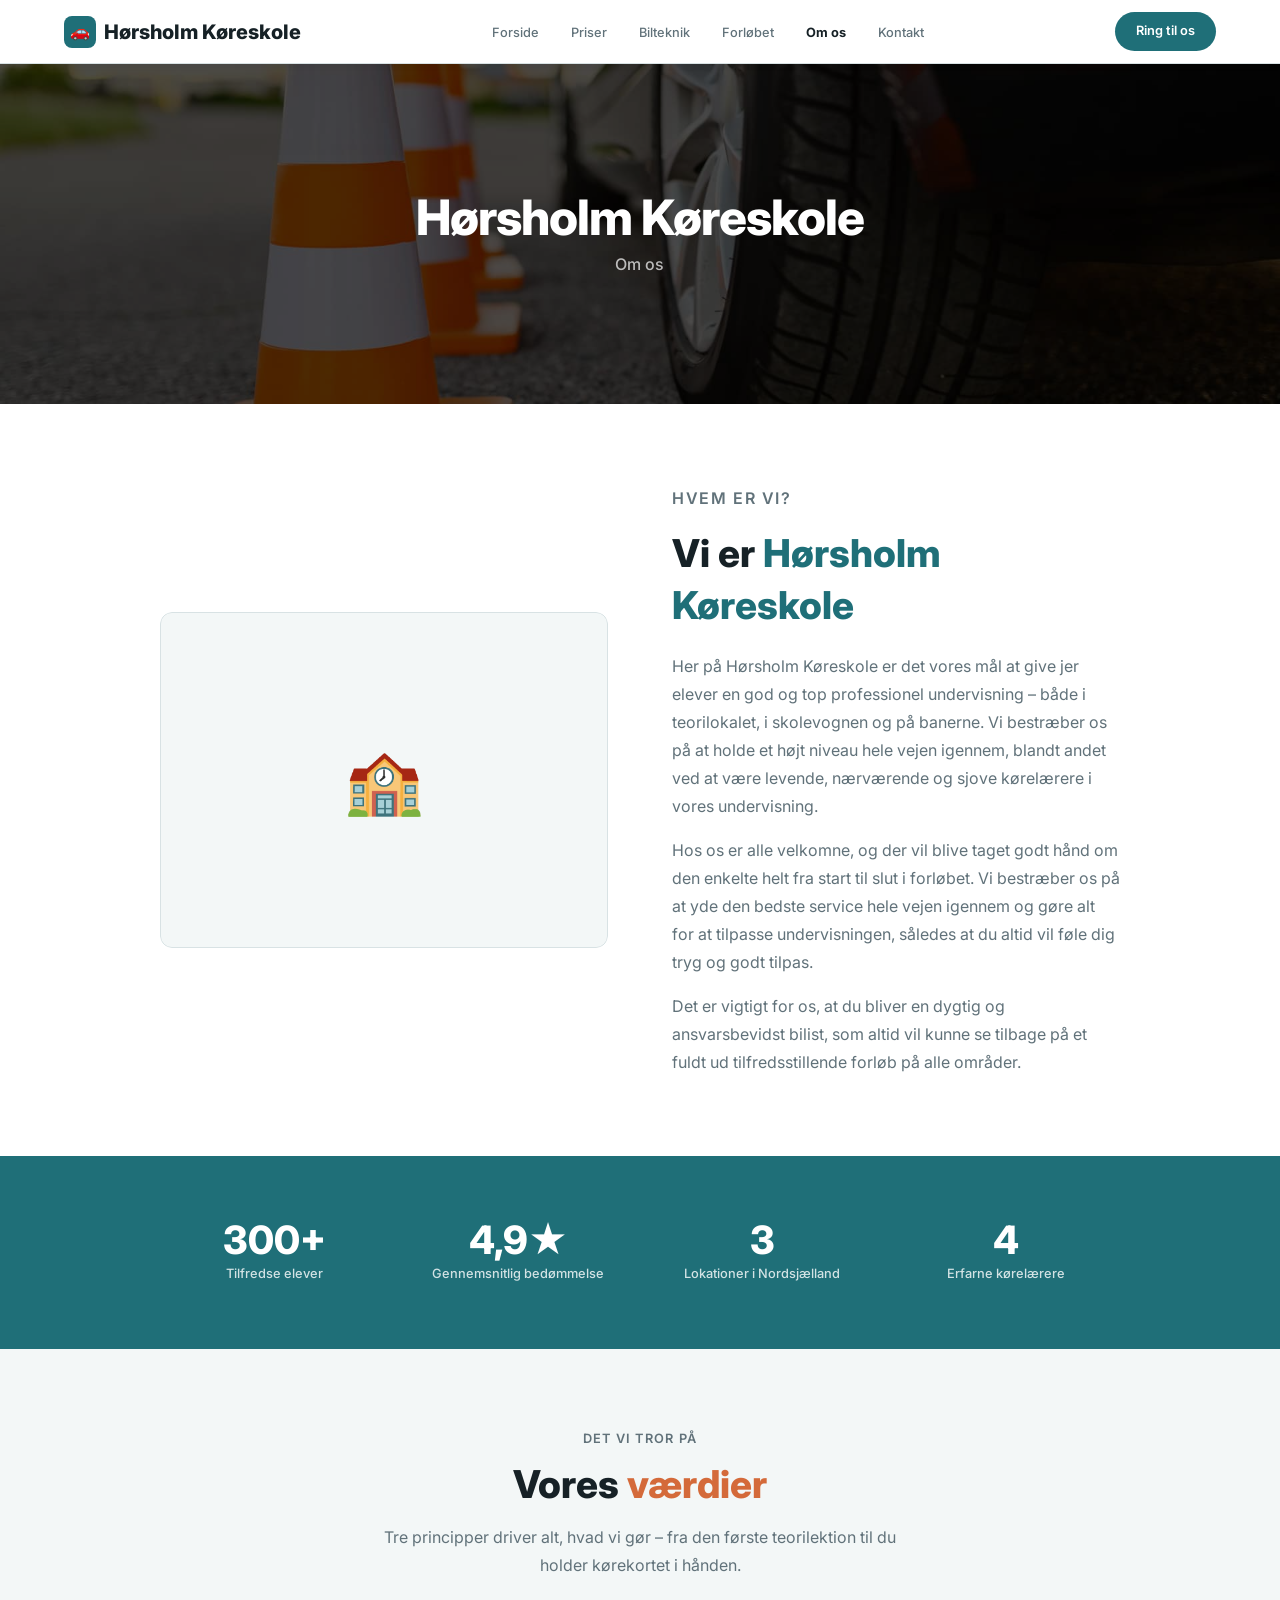
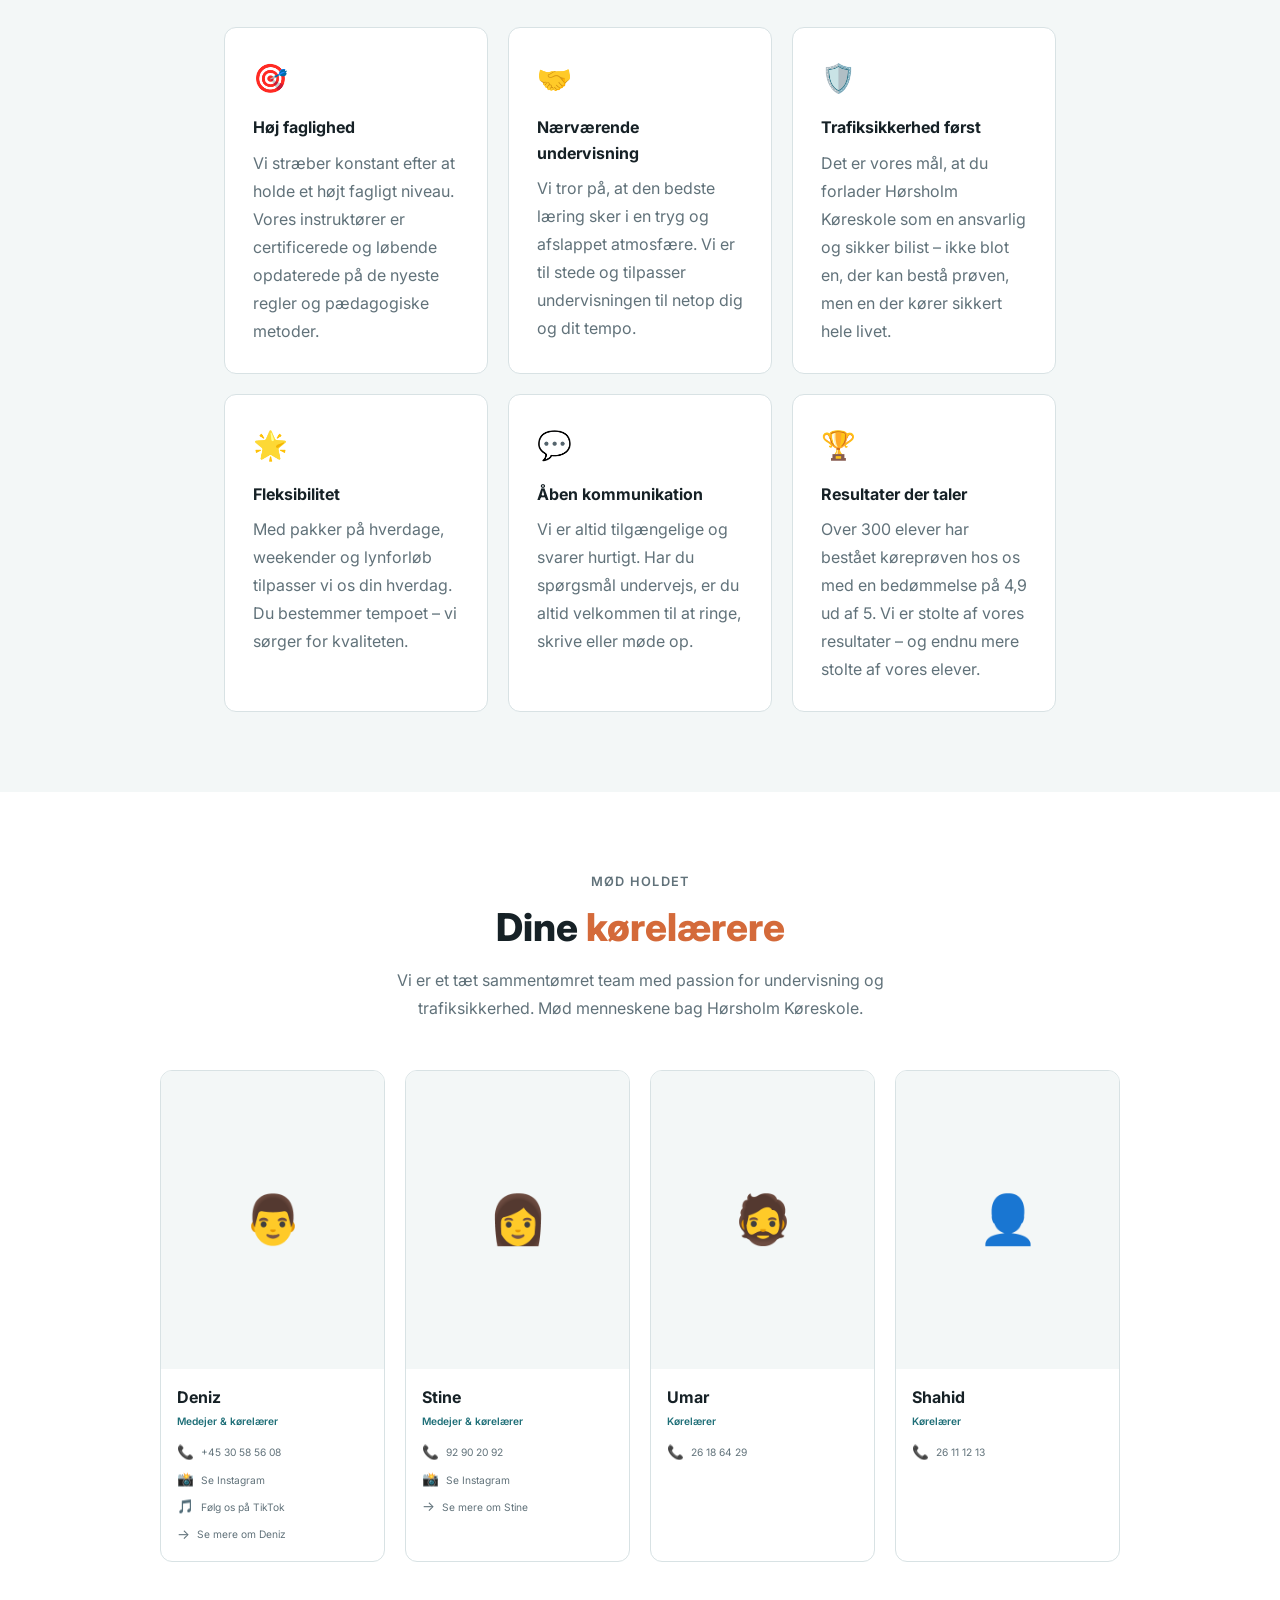
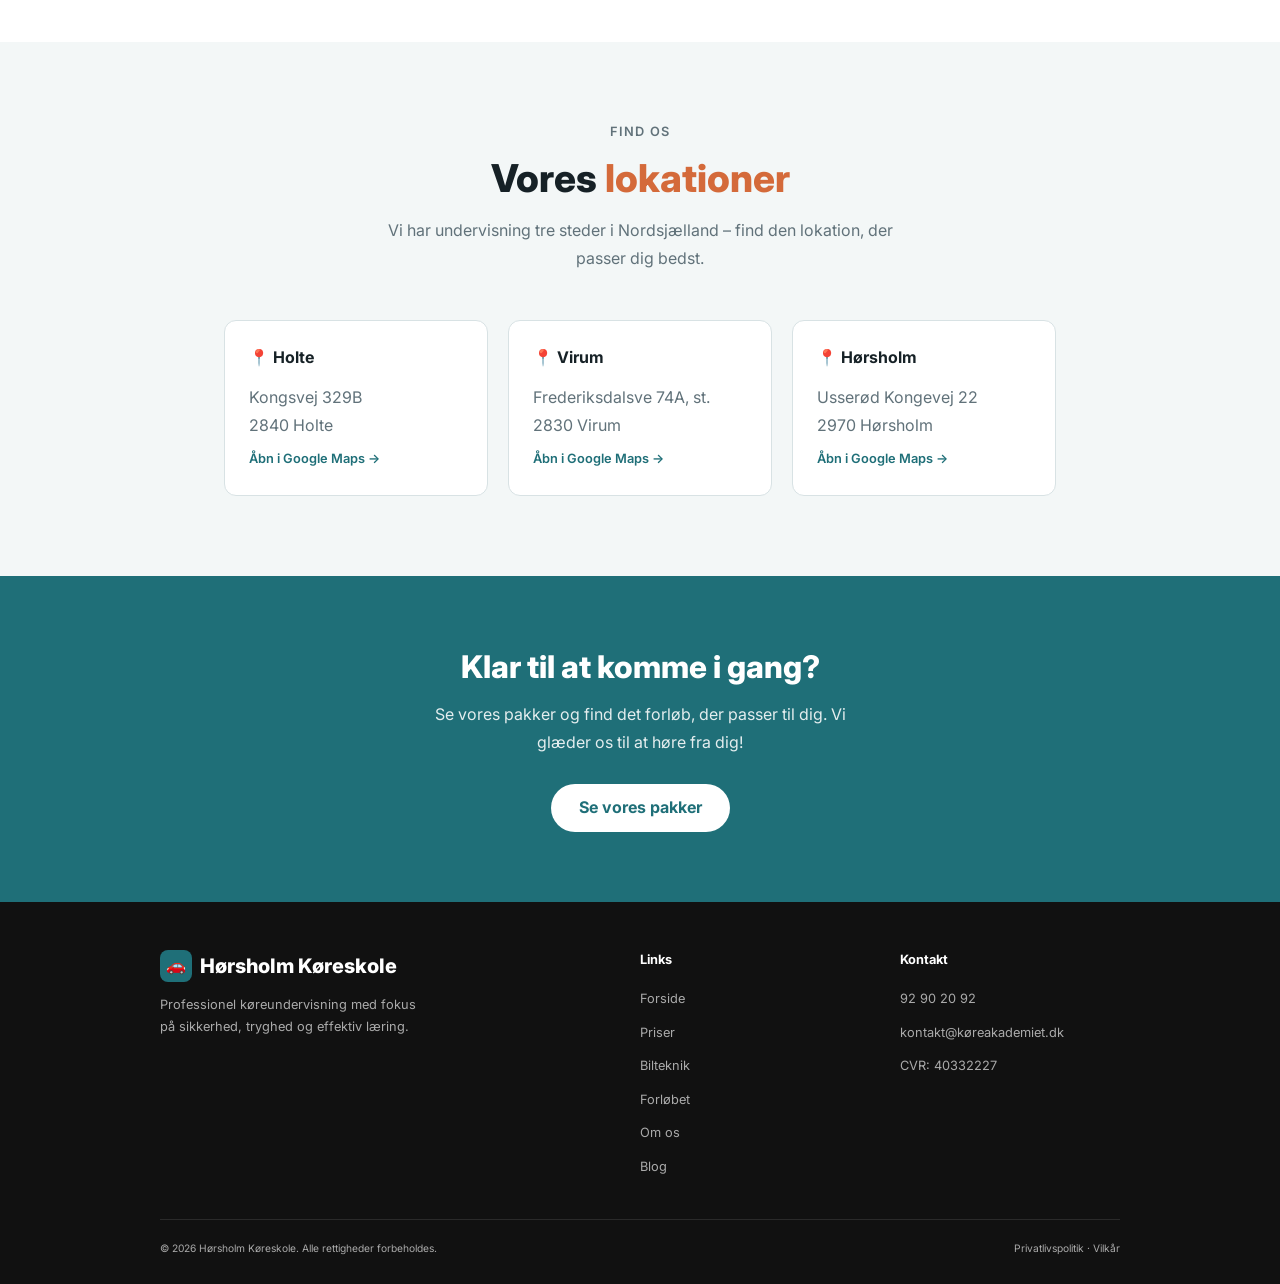
<file: om-os.html>
<!DOCTYPE html>
<html lang="da">
<head>
  <meta charset="UTF-8" />
  <meta name="viewport" content="width=device-width, initial-scale=1.0" />
  <title>Hørsholm Køreskole – Om os</title>
  <link rel="preconnect" href="https://fonts.googleapis.com" />
  <link rel="preconnect" href="https://fonts.gstatic.com" crossorigin />
  <link href="https://fonts.googleapis.com/css2?family=Inter:wght@400;500;600;700;800&display=swap" rel="stylesheet" />
  <link rel="stylesheet" href="css/base.css" />
  <link rel="stylesheet" href="css/om-os.css" />
</head>
<body>

  <!-- NAVBAR -->
  <nav>
    <a href="index.html" class="logo">
      <span class="logo-icon">🚗</span>
      Hørsholm Køreskole
    </a>
    <ul class="nav-links">
      <li><a href="index.html">Forside</a></li>
      <li><a href="pakker.html">Priser</a></li>
      <li><a href="bilteknik.html">Bilteknik</a></li>
      <li><a href="forlobet.html">Forløbet</a></li>
      <li><a href="om-os.html" class="active">Om os</a></li>
      <li><a href="kontakt.html">Kontakt</a></li>
    </ul>
    <a href="tel:+4592902092" class="btn-primary">Ring til os</a>
  </nav>

  <!-- HERO -->
  <div class="hero">
    <div class="hero-bg"></div>
    <div class="hero-content">
      <h1 class="text-h1">Hørsholm Køreskole</h1>
      <p>Om os</p>
    </div>
  </div>

  <!-- ABOUT -->
  <section class="about-section">
    <div class="about-grid">
      <div class="about-img">
        <div class="about-img-placeholder">🏫</div>
      </div>
      <div class="about-text">
        <p class="section-label" style="text-align:left;">Hvem er vi?</p>
        <h2 class="text-h2">Vi er <span class="accent">Hørsholm Køreskole</span></h2>
        <p>Her på Hørsholm Køreskole er det vores mål at give jer elever en god og top professionel undervisning – både i teorilokalet, i skolevognen og på banerne. Vi bestræber os på at holde et højt niveau hele vejen igennem, blandt andet ved at være levende, nærværende og sjove kørelærere i vores undervisning.</p>
        <p>Hos os er alle velkomne, og der vil blive taget godt hånd om den enkelte helt fra start til slut i forløbet. Vi bestræber os på at yde den bedste service hele vejen igennem og gøre alt for at tilpasse undervisningen, således at du altid vil føle dig tryg og godt tilpas.</p>
        <p>Det er vigtigt for os, at du bliver en dygtig og ansvarsbevidst bilist, som altid vil kunne se tilbage på et fuldt ud tilfredsstillende forløb på alle områder.</p>
      </div>
    </div>
  </section>

  <!-- STATS -->
  <div class="stats-section">
    <div class="stats-grid">
      <div class="stat-item">
        <div class="stat-number">300+</div>
        <div class="stat-label">Tilfredse elever</div>
      </div>
      <div class="stat-item">
        <div class="stat-number">4,9★</div>
        <div class="stat-label">Gennemsnitlig bedømmelse</div>
      </div>
      <div class="stat-item">
        <div class="stat-number">3</div>
        <div class="stat-label">Lokationer i Nordsjælland</div>
      </div>
      <div class="stat-item">
        <div class="stat-number">4</div>
        <div class="stat-label">Erfarne kørelærere</div>
      </div>
    </div>
  </div>

  <!-- VALUES -->
  <section class="values-section">
    <div class="inner">
      <p class="section-label">Det vi tror på</p>
      <h2 class="section-title">Vores <span class="accent">værdier</span></h2>
      <p class="section-sub">Tre principper driver alt, hvad vi gør – fra den første teorilektion til du holder kørekortet i hånden.</p>
      <div class="values-grid">
        <div class="value-card">
          <span class="value-icon">🎯</span>
          <h3>Høj faglighed</h3>
          <p>Vi stræber konstant efter at holde et højt fagligt niveau. Vores instruktører er certificerede og løbende opdaterede på de nyeste regler og pædagogiske metoder.</p>
        </div>
        <div class="value-card">
          <span class="value-icon">🤝</span>
          <h3>Nærværende undervisning</h3>
          <p>Vi tror på, at den bedste læring sker i en tryg og afslappet atmosfære. Vi er til stede og tilpasser undervisningen til netop dig og dit tempo.</p>
        </div>
        <div class="value-card">
          <span class="value-icon">🛡️</span>
          <h3>Trafiksikkerhed først</h3>
          <p>Det er vores mål, at du forlader Hørsholm Køreskole som en ansvarlig og sikker bilist – ikke blot en, der kan bestå prøven, men en der kører sikkert hele livet.</p>
        </div>
        <div class="value-card">
          <span class="value-icon">🌟</span>
          <h3>Fleksibilitet</h3>
          <p>Med pakker på hverdage, weekender og lynforløb tilpasser vi os din hverdag. Du bestemmer tempoet – vi sørger for kvaliteten.</p>
        </div>
        <div class="value-card">
          <span class="value-icon">💬</span>
          <h3>Åben kommunikation</h3>
          <p>Vi er altid tilgængelige og svarer hurtigt. Har du spørgsmål undervejs, er du altid velkommen til at ringe, skrive eller møde op.</p>
        </div>
        <div class="value-card">
          <span class="value-icon">🏆</span>
          <h3>Resultater der taler</h3>
          <p>Over 300 elever har bestået køreprøven hos os med en bedømmelse på 4,9 ud af 5. Vi er stolte af vores resultater – og endnu mere stolte af vores elever.</p>
        </div>
      </div>
    </div>
  </section>

  <!-- TEAM -->
  <section class="team-section">
    <p class="section-label">Mød holdet</p>
    <h2 class="section-title">Dine <span class="accent">kørelærere</span></h2>
    <p class="section-sub">Vi er et tæt sammentømret team med passion for undervisning og trafiksikkerhed. Mød menneskene bag Hørsholm Køreskole.</p>
    <div class="team-grid">

      <div class="team-card">
        <div class="team-photo-placeholder">👨</div>
        <div class="team-info">
          <h3>Deniz</h3>
          <span class="team-role">Medejer & kørelærer</span>
          <div class="team-links">
            <a href="tel:+4530585608" class="team-link"><span class="tl-icon">📞</span>+45 30 58 56 08</a>
            <a href="#" class="team-link"><span class="tl-icon">📸</span>Se Instagram</a>
            <a href="#" class="team-link"><span class="tl-icon">🎵</span>Følg os på TikTok</a>
            <a href="#" class="team-link"><span class="tl-icon">→</span>Se mere om Deniz</a>
          </div>
        </div>
      </div>

      <div class="team-card">
        <div class="team-photo-placeholder">👩</div>
        <div class="team-info">
          <h3>Stine</h3>
          <span class="team-role">Medejer & kørelærer</span>
          <div class="team-links">
            <a href="tel:+4592902092" class="team-link"><span class="tl-icon">📞</span>92 90 20 92</a>
            <a href="#" class="team-link"><span class="tl-icon">📸</span>Se Instagram</a>
            <a href="#" class="team-link"><span class="tl-icon">→</span>Se mere om Stine</a>
          </div>
        </div>
      </div>

      <div class="team-card">
        <div class="team-photo-placeholder">🧔</div>
        <div class="team-info">
          <h3>Umar</h3>
          <span class="team-role">Kørelærer</span>
          <div class="team-links">
            <a href="tel:+4526186429" class="team-link"><span class="tl-icon">📞</span>26 18 64 29</a>
          </div>
        </div>
      </div>

      <div class="team-card">
        <div class="team-photo-placeholder">👤</div>
        <div class="team-info">
          <h3>Shahid</h3>
          <span class="team-role">Kørelærer</span>
          <div class="team-links">
            <a href="tel:+4526111213" class="team-link"><span class="tl-icon">📞</span>26 11 12 13</a>
          </div>
        </div>
      </div>

    </div>
  </section>

  <!-- LOCATIONS -->
  <section class="locations-section">
    <div class="inner">
      <p class="section-label">Find os</p>
      <h2 class="section-title">Vores <span class="accent">lokationer</span></h2>
      <p class="section-sub">Vi har undervisning tre steder i Nordsjælland – find den lokation, der passer dig bedst.</p>
      <div class="locations-grid">
        <div class="location-card">
          <h3>📍 Holte</h3>
          <address>
            Kongsvej 329B<br />
            2840 Holte
          </address>
          <a href="#">Åbn i Google Maps →</a>
        </div>
        <div class="location-card">
          <h3>📍 Virum</h3>
          <address>
            Frederiksdalsve 74A, st.<br />
            2830 Virum
          </address>
          <a href="#">Åbn i Google Maps →</a>
        </div>
        <div class="location-card">
          <h3>📍 Hørsholm</h3>
          <address>
            Usserød Kongevej 22<br />
            2970 Hørsholm
          </address>
          <a href="#">Åbn i Google Maps →</a>
        </div>
      </div>
    </div>
  </section>

  <!-- CTA BANNER -->
  <div class="cta-banner">
    <h2>Klar til at komme i gang?</h2>
    <p>Se vores pakker og find det forløb, der passer til dig. Vi glæder os til at høre fra dig!</p>
    <a href="pakker.html" class="btn-white">Se vores pakker</a>
  </div>

  <!-- FOOTER -->
  <footer>
    <div class="footer-inner">
      <div class="footer-brand">
        <a href="index.html" class="logo">
          <span class="logo-icon">🚗</span>
          Hørsholm Køreskole
        </a>
        <p>Professionel køreundervisning med fokus på sikkerhed, tryghed og effektiv læring.</p>
      </div>
      <div>
        <h4>Links</h4>
        <ul>
          <li><a href="index.html">Forside</a></li>
          <li><a href="pakker.html">Priser</a></li>
          <li><a href="bilteknik.html">Bilteknik</a></li>
          <li><a href="forlobet.html">Forløbet</a></li>
          <li><a href="om-os.html">Om os</a></li>
          <li><a href="#">Blog</a></li>
        </ul>
      </div>
      <div>
        <h4>Kontakt</h4>
        <ul>
          <li><a href="tel:+4592902092">92 90 20 92</a></li>
          <li><a href="mailto:kontakt@køreakademiet.dk">kontakt@køreakademiet.dk</a></li>
          <li><a href="#">CVR: 40332227</a></li>
        </ul>
      </div>
    </div>
    <div class="footer-bottom">
      <span>© 2026 Hørsholm Køreskole. Alle rettigheder forbeholdes.</span>
      <span><a href="#" style="color:#aaa;text-decoration:none;">Privatlivspolitik</a> · <a href="#" style="color:#aaa;text-decoration:none;">Vilkår</a></span>
    </div>
  </footer>

</body>
</html>
</file>
<file: css/base.css>
/* ── RESET ────────────────────────────────────────────── */
*, *::before, *::after { box-sizing: border-box; margin: 0; padding: 0; }

/* ── RESPONSIVE BASE FONT SIZE ────────────────────────── */
:root {
  font-size: 14px; /* mobile base — all rem values scale from here */
}

@media (min-width: 768px) {
  :root {
    font-size: 16px; /* desktop base */
  }
}

/* ── VARIABLES ────────────────────────────────────────── */
:root {
  /* Colors */
  --orange: #1F6F78;
  --accent-secondary: #d46a3a;
  --text: #162126;
  --muted: #61727a;
  --bg-light: #f3f7f7;
  --border: #d8e2e4;
  --radius: 12px;

  /* Font family */
  --font-body: 'Inter', 'Helvetica Neue', Arial, sans-serif;

  /* Type scale — Major Third (×1.25), base 16px */
  --text-xs:   0.64rem;   /* ~10px  — badges, overlines    */
  --text-sm:   0.8rem;    /* ~13px  — captions, meta, UI   */
  --text-base: 1rem;      /*  16px  — body text            */
  --text-md:   1.25rem;   /*  20px  — lead, card titles    */
  --text-lg:   1.563rem;  /* ~25px  — H3 / subheadings     */
  --text-xl:   1.953rem;  /* ~31px  — H2                   */
  --text-2xl:  2.441rem;  /* ~39px  — H1                   */
  --text-3xl:  3.052rem;  /* ~49px  — display              */

  /* Weights */
  --weight-regular:  400;
  --weight-medium:   500;
  --weight-semibold: 600;
  --weight-bold:     700;
  --weight-extrabold: 800;

  /* Line heights */
  --leading-tight:   1.15;
  --leading-snug:    1.35;
  --leading-normal:  1.6;
  --leading-relaxed: 1.75;

  /* Letter spacing */
  --tracking-tight:   -0.02em;
  --tracking-normal:   0em;
  --tracking-wide:     0.05em;
  --tracking-widest:   0.1em;
}

/* ── BASE ─────────────────────────────────────────────── */
body {
  font-family: var(--font-body);
  font-size: var(--text-base);
  color: var(--text);
  background: #fff;
  line-height: var(--leading-normal);
  -webkit-font-smoothing: antialiased;
  -moz-osx-font-smoothing: grayscale;
  text-rendering: optimizeLegibility;
}

/* ── SEMANTIC TYPOGRAPHY CLASSES ──────────────────────── */
/* Defined once here — never re-defined in component CSS  */

/* Headings */
.text-display {
  font-family: var(--font-body);
  font-size: var(--text-3xl);
  font-weight: var(--weight-extrabold);
  line-height: var(--leading-tight);
  letter-spacing: var(--tracking-tight);
}

.text-h1 {
  font-family: var(--font-body);
  font-size: clamp(var(--text-2xl), 6vw, var(--text-3xl));
  font-weight: var(--weight-extrabold);
  line-height: var(--leading-tight);
  letter-spacing: var(--tracking-tight);
}

.text-h2 {
  font-family: var(--font-body);
  font-size: clamp(var(--text-lg), 3vw, var(--text-2xl));
  font-weight: var(--weight-extrabold);
  line-height: var(--leading-snug);
}

.text-h3 {
  font-family: var(--font-body);
  font-size: var(--text-base);
  font-weight: var(--weight-bold);
  line-height: var(--leading-snug);
}

/* Body */
.text-lead {
  font-family: var(--font-body);
  font-size: clamp(var(--text-base), 1.7vw, var(--text-md));
  line-height: var(--leading-normal);
}

.text-body {
  font-family: var(--font-body);
  font-size: var(--text-base);
  line-height: var(--leading-relaxed);
}

.text-small {
  font-family: var(--font-body);
  font-size: var(--text-sm);
  line-height: var(--leading-normal);
}

/* UI */
.text-label {
  font-family: var(--font-body);
  font-size: var(--text-xs);
  font-weight: var(--weight-semibold);
  letter-spacing: var(--tracking-widest);
  text-transform: uppercase;
}

.text-caption {
  font-family: var(--font-body);
  font-size: var(--text-xs);
  line-height: var(--leading-relaxed);
  color: var(--muted);
}

.text-overline {
  font-family: var(--font-body);
  font-size: var(--text-xs);
  font-weight: var(--weight-semibold);
  letter-spacing: var(--tracking-widest);
  text-transform: uppercase;
}

/* ── NAVBAR ───────────────────────────────────────────── */
nav {
  position: sticky;
  top: 0;
  z-index: 200;
  background: #fff;
  border-bottom: 1px solid var(--border);
  padding: 0 5vw;
  display: flex;
  align-items: center;
  justify-content: space-between;
  height: 64px;
  box-shadow: 0 1px 8px rgba(0,0,0,.06);
}

.logo {
  display: flex;
  align-items: center;
  gap: 8px;
  font-weight: var(--weight-extrabold);
  font-size: var(--text-md);
  color: var(--text);
  text-decoration: none;
}

.logo-icon {
  width: 32px;
  height: 32px;
  background: var(--orange);
  border-radius: 8px;
  display: flex;
  align-items: center;
  justify-content: center;
  color: #fff;
  font-size: var(--text-base);
}

.nav-links {
  display: flex;
  gap: 2rem;
  list-style: none;
}

.nav-links a {
  text-decoration: none;
  color: var(--muted);
  font-size: var(--text-sm);
  font-weight: var(--weight-medium);
  transition: color .2s;
}

.nav-links a:hover { color: var(--text); }
.nav-links a.active { color: var(--text); font-weight: var(--weight-bold); }

.btn-primary {
  background: var(--orange);
  color: #fff;
  border: none;
  border-radius: 100px;
  padding: .55rem 1.3rem;
  font-size: var(--text-sm);
  font-weight: var(--weight-semibold);
  cursor: pointer;
  transition: background .2s;
  text-decoration: none;
}

.btn-primary:hover { background: #195B62; }

.btn-outline-light {
  background: transparent;
  color: #fff;
  border: 1px solid rgba(255,255,255,.55);
  border-radius: 100px;
  padding: .75rem 1.9rem;
  font-size: var(--text-base);
  font-weight: var(--weight-semibold);
  text-decoration: none;
  display: inline-flex;
  align-items: center;
  justify-content: center;
  transition: background .2s, border-color .2s, transform .2s;
}

.btn-outline-light:hover {
  background: rgba(255,255,255,.08);
  border-color: rgba(255,255,255,.9);
  transform: translateY(-1px);
}

/* ── SECTION HEADERS ──────────────────────────────────── */
.section-label {
  text-align: center;
  font-size: var(--text-sm);
  font-weight: var(--weight-semibold);
  color: var(--muted);
  text-transform: uppercase;
  letter-spacing: var(--tracking-widest);
  margin-bottom: .6rem;
}

.section-title {
  text-align: center;
  font-size: clamp(var(--text-lg), 3vw, var(--text-2xl));
  font-weight: var(--weight-extrabold);
  line-height: var(--leading-snug);
  margin-bottom: .75rem;
}

.section-title .accent { color: var(--accent-secondary); }

.section-sub {
  text-align: center;
  color: var(--muted);
  font-size: var(--text-base);
  max-width: 520px;
  margin: 0 auto 3rem;
  line-height: var(--leading-relaxed);
}

.accent { color: var(--orange); }

/* Utility: centered content wrapper */
.inner {
  max-width: 960px;
  margin: 0 auto;
  padding: 0 5vw;
}

/* ── PAGE HEADER (inner pages) ────────────────────────── */
.page-header {
  text-align: center;
  padding: 64px 5vw 48px;
}

.page-header h1 {
  margin-bottom: .65rem;
}

.page-header h1 .accent { color: var(--accent-secondary); }

.page-header p {
  color: var(--muted);
  font-size: var(--text-base);
  line-height: var(--leading-relaxed);
  max-width: 520px;
  margin: 0 auto;
}

/* ── FAQ (shared) ─────────────────────────────────────── */
.faq-section { padding: 4rem 5vw; }

.faq-inner {
  max-width: 960px;
  margin: 0 auto;
}

.faq-list {
  display: flex;
  flex-direction: column;
  gap: .5rem;
}

.faq-item {
  border: 1px solid var(--border);
  border-radius: 8px;
  overflow: hidden;
}

.faq-question {
  width: 100%;
  background: var(--bg-light);
  border: none;
  padding: 1rem 1.25rem;
  text-align: left;
  color: var(--text);
  font-size: var(--text-sm);
  font-weight: var(--weight-semibold);
  cursor: pointer;
  display: flex;
  justify-content: space-between;
  align-items: center;
  gap: 1rem;
  transition: background .2s;
  font-family: inherit;
}

.faq-question:hover { background: #f0f0f0; }

.faq-icon {
  font-size: 1.2rem;
  color: var(--muted);
  transition: transform .3s;
  flex-shrink: 0;
}

.faq-item.open .faq-icon { transform: rotate(45deg); color: var(--orange); }

.faq-answer {
  display: none;
  padding: 0 1.25rem 1rem;
  font-size: var(--text-base);
  color: var(--muted);
  line-height: var(--leading-relaxed);
  background: #fff;
}

.faq-item.open .faq-answer { display: block; }

/* ── INSTRUCTORS (shared) ─────────────────────────────── */
.instructors-grid {
  display: grid;
  grid-template-columns: repeat(4, 1fr);
  gap: 1rem;
}

.instructor-card {
  border-radius: var(--radius);
  overflow: hidden;
  border: 1px solid var(--border);
  background: #fff;
}

.instructor-placeholder {
  width: 100%;
  aspect-ratio: 3/4;
  background: var(--bg-light);
  display: flex;
  align-items: center;
  justify-content: center;
  font-size: 2.5rem;
}

.instructor-photo {
  width: 100%;
  aspect-ratio: 3/4;
  display: block;
  object-fit: cover;
}

.instructor-info { padding: .75rem; }
.instructor-info strong { display: block; font-size: var(--text-sm); font-weight: var(--weight-bold); }
.instructor-info span { font-size: var(--text-xs); color: var(--muted); }

/* ── CTA BANNER ───────────────────────────────────────── */
.cta-banner {
  background: var(--orange);
  color: #fff;
  text-align: center;
  padding: 70px 5vw;
}

.cta-banner h2 {
  font-size: clamp(var(--text-lg), 3vw, var(--text-xl));
  font-weight: var(--weight-extrabold);
  line-height: var(--leading-snug);
  margin-bottom: .75rem;
}

.cta-banner p {
  font-size: var(--text-base);
  opacity: .88;
  max-width: 460px;
  margin: 0 auto 1.75rem;
  line-height: var(--leading-relaxed);
}

.btn-white {
  background: #fff;
  color: var(--orange);
  border: none;
  border-radius: 100px;
  padding: .7rem 1.75rem;
  font-size: var(--text-base);
  font-weight: var(--weight-bold);
  cursor: pointer;
  text-decoration: none;
  display: inline-block;
  transition: transform .15s, box-shadow .15s;
}

.btn-white:hover {
  transform: translateY(-2px);
  box-shadow: 0 8px 20px rgba(0,0,0,.15);
}

/* ── FOOTER ───────────────────────────────────────────── */
footer {
  background: #111;
  color: #aaa;
  padding: 48px 5vw 28px;
}

.footer-inner {
  max-width: 960px;
  margin: 0 auto;
  display: grid;
  grid-template-columns: 2fr 1fr 1fr;
  gap: 2.5rem;
  margin-bottom: 2.5rem;
}

.footer-brand .logo { color: #fff; margin-bottom: .75rem; }
.footer-brand p { font-size: var(--text-sm); line-height: var(--leading-relaxed); max-width: 260px; }

footer h4 { color: #fff; font-size: var(--text-sm); font-weight: var(--weight-bold); margin-bottom: .9rem; }
footer ul { list-style: none; display: flex; flex-direction: column; gap: .5rem; }
footer ul a { text-decoration: none; color: #aaa; font-size: var(--text-sm); transition: color .2s; }
footer ul a:hover { color: #fff; }

.footer-bottom {
  max-width: 960px;
  margin: 0 auto;
  border-top: 1px solid #2a2a2a;
  padding-top: 1.25rem;
  font-size: var(--text-xs);
  display: flex;
  justify-content: space-between;
  flex-wrap: wrap;
  gap: .5rem;
}

/* ── RESPONSIVE (shared) ──────────────────────────────── */
@media (max-width: 760px) {
  .nav-links { display: none; }
  .footer-inner { grid-template-columns: 1fr; }
  .footer-bottom { flex-direction: column; }
  .instructors-grid { grid-template-columns: repeat(2, 1fr); }
}
</file>
<file: css/bilteknik.css>
/* ── FILTER TABS ──────────────────────────────────────── */
.filter-bar {
  background: #fff;
  border-bottom: 1px solid var(--border);
  padding: 0 5vw;
  position: sticky;
  top: 64px;
  z-index: 100;
}

.filter-inner {
  max-width: 960px;
  margin: 0 auto;
  display: flex;
  overflow-x: auto;
}

.filter-btn {
  padding: .85rem 1.2rem;
  font-size: var(--text-sm);
  font-weight: var(--weight-semibold);
  color: var(--muted);
  cursor: pointer;
  border: none;
  border-bottom: 3px solid transparent;
  background: none;
  white-space: nowrap;
  transition: color .2s, border-color .2s;
  font-family: inherit;
  display: flex;
  align-items: center;
  gap: .4rem;
}

.filter-btn:hover { color: var(--text); }
.filter-btn.active { color: var(--text); border-bottom-color: var(--orange); }

.filter-count {
  background: var(--bg-light);
  border-radius: 100px;
  font-size: var(--text-xs);
  font-weight: var(--weight-bold);
  padding: .1rem .45rem;
  color: var(--muted);
}

.filter-btn.active .filter-count { background: #fff3ec; color: var(--orange); }

/* ── VIDEO GRID ───────────────────────────────────────── */
.videos-section {
  max-width: 960px;
  margin: 0 auto;
  padding: 3rem 5vw 4rem;
}

.videos-grid {
  display: grid;
  grid-template-columns: repeat(3, 1fr);
  gap: 1.25rem;
}

.video-card {
  border: 1px solid var(--border);
  border-radius: var(--radius);
  overflow: hidden;
  background: #fff;
  transition: box-shadow .2s, transform .2s;
  cursor: pointer;
}

.video-card:hover { box-shadow: 0 8px 28px rgba(0,0,0,.1); transform: translateY(-3px); }
.video-card.hidden { display: none; }

/* Thumbnail */
.video-thumb {
  position: relative;
  aspect-ratio: 16/9;
  background: var(--bg-light);
  overflow: hidden;
}

.video-thumb-bg {
  position: absolute;
  inset: 0;
  display: flex;
  align-items: center;
  justify-content: center;
  font-size: 2.5rem;
  transition: transform .3s;
}

.video-card:hover .video-thumb-bg { transform: scale(1.05); }

.play-btn {
  position: absolute;
  inset: 0;
  display: flex;
  align-items: center;
  justify-content: center;
  background: rgba(0,0,0,.18);
  transition: background .2s;
}

.video-card:hover .play-btn { background: rgba(0,0,0,.3); }

.play-icon {
  width: 44px;
  height: 44px;
  background: rgba(255,255,255,.95);
  border-radius: 50%;
  display: flex;
  align-items: center;
  justify-content: center;
  font-size: 1rem;
  padding-left: 3px;
  box-shadow: 0 4px 16px rgba(0,0,0,.2);
}

.video-duration {
  position: absolute;
  bottom: .5rem;
  right: .5rem;
  background: rgba(0,0,0,.7);
  color: #fff;
  font-size: var(--text-xs);
  font-weight: var(--weight-semibold);
  padding: .2rem .45rem;
  border-radius: 4px;
}

.video-category-badge {
  position: absolute;
  top: .5rem;
  left: .5rem;
  background: var(--orange);
  color: #fff;
  font-size: var(--text-xs);
  font-weight: var(--weight-bold);
  padding: .2rem .5rem;
  border-radius: 4px;
  text-transform: uppercase;
  letter-spacing: .5px;
}

/* Card body */
.video-body { padding: 1rem; }
.video-title { font-size: var(--text-sm); font-weight: var(--weight-bold); margin-bottom: .35rem; }
.video-desc-short { font-size: var(--text-sm); color: var(--muted); line-height: var(--leading-snug); }

/* Expand */
.video-expand-btn {
  display: flex;
  align-items: center;
  justify-content: space-between;
  width: 100%;
  background: none;
  border: none;
  border-top: 1px solid var(--border);
  padding: .65rem 1rem;
  font-size: var(--text-xs);
  font-weight: var(--weight-semibold);
  color: var(--muted);
  cursor: pointer;
  font-family: inherit;
  transition: background .2s, color .2s;
}

.video-expand-btn:hover { background: var(--bg-light); color: var(--text); }
.expand-icon { transition: transform .3s; }
.video-card.expanded .expand-icon { transform: rotate(45deg); color: var(--orange); }

.video-forklaring {
  display: none;
  padding: .75rem 1rem 1rem;
  font-size: var(--text-base);
  color: var(--muted);
  line-height: var(--leading-relaxed);
  border-top: 1px solid var(--border);
  background: var(--bg-light);
}

.video-card.expanded .video-forklaring { display: block; }

.no-results {
  display: none;
  grid-column: 1/-1;
  text-align: center;
  padding: 3rem;
  color: var(--muted);
  font-size: var(--text-base);
}

/* ── MODAL ────────────────────────────────────────────── */
.modal-overlay {
  display: none;
  position: fixed;
  inset: 0;
  background: rgba(0,0,0,.75);
  z-index: 1000;
  align-items: center;
  justify-content: center;
  padding: 2rem;
}

.modal-overlay.open { display: flex; }

.modal {
  background: #fff;
  border-radius: var(--radius);
  width: 100%;
  max-width: 760px;
  overflow: hidden;
  position: relative;
}

.modal-video {
  aspect-ratio: 16/9;
  background: #111;
  display: flex;
  align-items: center;
  justify-content: center;
  font-size: 4rem;
}

.modal-body { padding: 1.5rem; }
.modal-body h2 { font-size: var(--text-md); font-weight: var(--weight-extrabold); margin-bottom: .5rem; }
.modal-body p { font-size: var(--text-base); color: var(--muted); line-height: var(--leading-relaxed); }

.modal-close {
  position: absolute;
  top: .75rem;
  right: .75rem;
  width: 32px;
  height: 32px;
  background: rgba(255,255,255,.9);
  border: none;
  border-radius: 50%;
  font-size: 1rem;
  cursor: pointer;
  display: flex;
  align-items: center;
  justify-content: center;
  z-index: 1;
}

/* ── FOOTER override ──────────────────────────────────── */
footer { border-top: 1px solid var(--border); }

/* ── RESPONSIVE ───────────────────────────────────────── */
@media (max-width: 760px) {
  .videos-grid { grid-template-columns: repeat(2, 1fr); }
}

@media (max-width: 480px) {
  .videos-grid { grid-template-columns: 1fr; }
}
</file>
<file: css/forlobet.css>
/* ── HERO MED BAGGRUNDSBILLEDE ────────────────────────── */
.hero {
  position: relative;
  min-height: 320px;
  display: flex;
  align-items: center;
  justify-content: center;
  text-align: center;
  overflow: hidden;
}

.hero-bg {
  position: absolute;
  inset: 0;
  background: url('../assets/car-and-traffic-cones-driving-school-concept-VWLC8C8.jpg') center/cover no-repeat;
  filter: brightness(.35);
}

.hero-content { position: relative; z-index: 1; padding: 4rem 5vw; }

.hero-content h1 {
  color: #fff;
  margin-bottom: .5rem;
}

.hero-content p {
  color: rgba(255,255,255,.7);
  font-weight: var(--weight-medium);
}

/* ── PAGE CONTENT ─────────────────────────────────────── */
.page-content {
  max-width: 960px;
  margin: 0 auto;
  padding: 4rem 5vw;
}

/* ── STEPS ────────────────────────────────────────────── */
.steps-grid {
  display: grid;
  grid-template-columns: 1fr 1fr;
  gap: 1.25rem;
}

.step-card {
  background: var(--bg-light);
  border: 1px solid var(--border);
  border-radius: var(--radius);
  padding: 1.75rem;
  display: flex;
  flex-direction: column;
  gap: 1rem;
  transition: box-shadow .2s, transform .2s;
}

.step-card:hover {
  box-shadow: 0 8px 24px rgba(0,0,0,.07);
  transform: translateY(-2px);
}

.step-header { display: flex; align-items: center; gap: .85rem; }

.step-number {
  width: 36px;
  height: 36px;
  border-radius: 50%;
  background: var(--orange);
  color: #fff;
  font-size: var(--text-sm);
  font-weight: var(--weight-extrabold);
  display: flex;
  align-items: center;
  justify-content: center;
  flex-shrink: 0;
}

.step-card h3 { font-size: var(--text-base); font-weight: var(--weight-bold); }
.step-card p { font-size: var(--text-base); color: var(--muted); line-height: var(--leading-relaxed); }
.step-card p strong { color: var(--text); font-weight: 600; }

.step-meta {
  display: flex;
  flex-direction: column;
  gap: .4rem;
  margin-top: auto;
  padding-top: .75rem;
  border-top: 1px solid var(--border);
}

.step-meta-item { display: flex; align-items: flex-start; gap: .5rem; font-size: var(--text-sm); color: var(--muted); line-height: var(--leading-snug); }
.step-meta-item .meta-icon { flex-shrink: 0; font-size: .9rem; margin-top: 1px; }
.step-meta-item .meta-label { font-weight: 600; color: var(--text); }
.step-check { color: var(--orange); font-weight: 700; }

/* ── INSTRUCTORS (forlobet-specifik wrapper) ──────────── */
.instructors-section {
  padding: 4rem 5vw;
  background: var(--bg-light);
  border-top: 1px solid var(--border);
}

.instructors-inner {
  max-width: 960px;
  margin: 0 auto;
}

/* ── RESPONSIVE ───────────────────────────────────────── */
@media (max-width: 700px) {
  .steps-grid { grid-template-columns: 1fr; }
}
</file>
<file: css/kontakt.css>
/* ── PAGE HEADER override ─────────────────────────────── */
.page-header { border-bottom: 1px solid var(--border); padding-bottom: 48px; }

/* ── CONTACT GRID ─────────────────────────────────────── */
.contact-section {
  max-width: 960px;
  margin: 0 auto;
  padding: 4rem 5vw;
  display: grid;
  grid-template-columns: 1fr 360px;
  gap: 3rem;
  align-items: start;
}

/* ── FORM ─────────────────────────────────────────────── */
.contact-form h2 { margin-bottom: 1.5rem; }
.contact-form h2 .accent { color: var(--orange); }

.form-row { display: grid; grid-template-columns: 1fr 1fr; gap: 1rem; margin-bottom: 1rem; }
.form-group { display: flex; flex-direction: column; gap: .4rem; margin-bottom: 1rem; }
.form-group:last-child { margin-bottom: 0; }

label { font-size: var(--text-sm); font-weight: var(--weight-semibold); color: var(--text); }

input, select, textarea {
  width: 100%;
  background: var(--bg-light);
  border: 1px solid var(--border);
  border-radius: 8px;
  padding: .75rem 1rem;
  font-size: var(--text-sm);
  font-family: inherit;
  color: var(--text);
  transition: border-color .2s, box-shadow .2s;
  outline: none;
  appearance: none;
}

input:focus, select:focus, textarea:focus {
  border-color: var(--orange);
  box-shadow: 0 0 0 3px rgba(232,101,26,.1);
}

select {
  background-image: url("data:image/svg+xml,%3Csvg xmlns='http://www.w3.org/2000/svg' width='12' height='8' viewBox='0 0 12 8'%3E%3Cpath d='M1 1l5 5 5-5' stroke='%236b7280' stroke-width='1.5' fill='none' stroke-linecap='round'/%3E%3C/svg%3E");
  background-repeat: no-repeat;
  background-position: right 1rem center;
  padding-right: 2.5rem;
  cursor: pointer;
}

textarea { resize: vertical; min-height: 130px; }

.form-consent { display: flex; align-items: flex-start; gap: .65rem; margin-bottom: 1.5rem; }
.form-consent input[type="checkbox"] { width: 16px; height: 16px; flex-shrink: 0; margin-top: 2px; accent-color: var(--orange); cursor: pointer; }
.form-consent label { font-size: var(--text-sm); color: var(--muted); font-weight: var(--weight-regular); line-height: var(--leading-snug); cursor: pointer; }
.form-consent label a { color: var(--orange); text-decoration: none; }

.btn-submit {
  width: 100%;
  background: var(--orange);
  color: #fff;
  border: none;
  border-radius: 8px;
  padding: .85rem;
  font-size: var(--text-base);
  font-weight: var(--weight-bold);
  cursor: pointer;
  transition: background .2s, transform .1s;
  font-family: inherit;
}

.btn-submit:hover { background: #cc5515; transform: translateY(-1px); }

.form-success {
  display: none;
  background: #f0fdf4;
  border: 1px solid #bbf7d0;
  border-radius: 8px;
  padding: 1rem 1.25rem;
  font-size: var(--text-sm);
  color: #166534;
  margin-bottom: 1rem;
}

/* ── SIDEBAR ──────────────────────────────────────────── */
.contact-sidebar { display: flex; flex-direction: column; gap: 1.25rem; }

.info-card {
  background: var(--bg-light);
  border: 1px solid var(--border);
  border-radius: var(--radius);
  padding: 1.5rem;
}

.info-card h3 {
  font-size: var(--text-xs);
  font-weight: var(--weight-bold);
  text-transform: uppercase;
  letter-spacing: var(--tracking-wide);
  color: var(--muted);
  margin-bottom: 1rem;
}

.info-item {
  display: flex;
  align-items: flex-start;
  gap: .75rem;
  padding: .6rem 0;
  border-bottom: 1px solid var(--border);
}

.info-item:last-child { border-bottom: none; padding-bottom: 0; }

.info-icon {
  width: 34px;
  height: 34px;
  background: #fff3ec;
  border-radius: 8px;
  display: flex;
  align-items: center;
  justify-content: center;
  font-size: .95rem;
  flex-shrink: 0;
}

.info-item-text { display: flex; flex-direction: column; }
.info-item-label { font-size: var(--text-xs); color: var(--muted); font-weight: var(--weight-semibold); margin-bottom: .1rem; }
.info-item-value { font-size: var(--text-sm); font-weight: var(--weight-semibold); color: var(--text); }
.info-item-value a { color: var(--text); text-decoration: none; }
.info-item-value a:hover { color: var(--orange); }

.hours-row { display: flex; justify-content: space-between; align-items: center; padding: .5rem 0; font-size: var(--text-sm); border-bottom: 1px solid var(--border); }
.hours-row:last-child { border-bottom: none; }
.hours-day { color: var(--muted); }
.hours-time { font-weight: 600; }
.hours-closed { color: #d1d5db; font-weight: 500; }

/* ── LOCATIONS ────────────────────────────────────────── */
.locations-section {
  background: var(--bg-light);
  border-top: 1px solid var(--border);
  padding: 4rem 5vw;
}

.locations-inner { max-width: 960px; margin: 0 auto; }

.locations-grid { display: grid; grid-template-columns: repeat(3, 1fr); gap: 1.25rem; }

.location-card { background: #fff; border: 1px solid var(--border); border-radius: var(--radius); padding: 1.5rem; }
.location-card h3 { font-size: var(--text-base); font-weight: var(--weight-bold); margin-bottom: .65rem; }
.location-card address { font-style: normal; font-size: var(--text-base); color: var(--muted); line-height: var(--leading-relaxed); }
.location-card .map-link { display: inline-flex; align-items: center; gap: .35rem; font-size: var(--text-sm); color: var(--orange); text-decoration: none; font-weight: var(--weight-semibold); margin-top: .75rem; }
.location-card .map-link:hover { text-decoration: underline; }

/* ── FOOTER override ──────────────────────────────────── */
footer { margin-top: 4rem; }

/* ── RESPONSIVE ───────────────────────────────────────── */
@media (max-width: 760px) {
  .contact-section { grid-template-columns: 1fr; }
  .form-row { grid-template-columns: 1fr; }
  .locations-grid { grid-template-columns: 1fr; }
}
</file>
<file: css/om-os.css>
/* ── HERO MED BAGGRUNDSBILLEDE ────────────────────────── */
.hero {
  position: relative;
  min-height: 340px;
  display: flex;
  align-items: center;
  justify-content: center;
  text-align: center;
}

.hero-bg {
  position: absolute;
  inset: 0;
  background: url('../assets/car-and-traffic-cones-driving-school-concept-VWLC8C8.jpg') center/cover no-repeat;
  filter: brightness(.3);
}

.hero-content { position: relative; z-index: 1; padding: 4rem 5vw; }

.hero-content h1 {
  color: #fff;
  margin-bottom: .4rem;
}

.hero-content p {
  color: rgba(255,255,255,.7);
  font-weight: var(--weight-medium);
}

/* ── ABOUT SPLIT ──────────────────────────────────────── */
.about-section { padding: 5rem 5vw; }

.about-grid {
  max-width: 960px;
  margin: 0 auto;
  display: grid;
  grid-template-columns: 1fr 1fr;
  gap: 4rem;
  align-items: center;
}

.about-img { border-radius: var(--radius); overflow: hidden; }
.about-img img { width: 100%; aspect-ratio: 4/3; object-fit: cover; display: block; border-radius: var(--radius); }

.about-img-placeholder {
  width: 100%;
  aspect-ratio: 4/3;
  background: var(--bg-light);
  border: 1px solid var(--border);
  border-radius: var(--radius);
  display: flex;
  align-items: center;
  justify-content: center;
  font-size: 4rem;
}

.about-text h2 { margin-bottom: 1.25rem; }
.about-text h2 .accent { color: var(--orange); }
.about-text p { color: var(--muted); font-size: var(--text-base); line-height: var(--leading-relaxed); margin-bottom: 1rem; }
.about-text p:last-child { margin-bottom: 0; }

/* ── STATS ────────────────────────────────────────────── */
.stats-section { background: var(--orange); padding: 4rem 5vw; }

.stats-grid {
  max-width: 960px;
  margin: 0 auto;
  display: grid;
  grid-template-columns: repeat(4, 1fr);
  gap: 1rem;
  text-align: center;
}

.stat-number { font-size: var(--text-2xl); font-weight: var(--weight-extrabold); color: #fff; line-height: 1; }
.stat-label { font-size: var(--text-sm); color: rgba(255,255,255,.8); margin-top: .35rem; font-weight: var(--weight-medium); }

/* ── VALUES ───────────────────────────────────────────── */
.values-section { padding: 5rem 5vw; background: var(--bg-light); }

.values-grid {
  max-width: 960px;
  margin: 0 auto;
  display: grid;
  grid-template-columns: repeat(3, 1fr);
  gap: 1.25rem;
}

.value-card { background: #fff; border: 1px solid var(--border); border-radius: var(--radius); padding: 1.75rem; }
.value-icon { font-size: 1.75rem; margin-bottom: .9rem; display: block; }
.value-card h3 { font-size: var(--text-base); font-weight: var(--weight-bold); margin-bottom: .5rem; }
.value-card p { font-size: var(--text-base); color: var(--muted); line-height: var(--leading-relaxed); }

/* ── TEAM ─────────────────────────────────────────────── */
.team-section { padding: 5rem 5vw; }

.team-grid {
  max-width: 960px;
  margin: 0 auto;
  display: grid;
  grid-template-columns: repeat(4, 1fr);
  gap: 1.25rem;
}

.team-card {
  border: 1px solid var(--border);
  border-radius: var(--radius);
  overflow: hidden;
  background: #fff;
  transition: box-shadow .2s, transform .2s;
}

.team-card:hover { box-shadow: 0 8px 24px rgba(0,0,0,.08); transform: translateY(-3px); }

.team-photo { width: 100%; aspect-ratio: 3/4; object-fit: cover; display: block; background: var(--bg-light); }

.team-photo-placeholder {
  width: 100%;
  aspect-ratio: 3/4;
  background: var(--bg-light);
  display: flex;
  align-items: center;
  justify-content: center;
  font-size: 3rem;
}

.team-info { padding: 1rem; }
.team-info h3 { font-size: var(--text-base); font-weight: var(--weight-bold); margin-bottom: .2rem; }
.team-role { font-size: var(--text-xs); color: var(--orange); font-weight: var(--weight-semibold); margin-bottom: .75rem; display: block; }
.team-links { display: flex; flex-direction: column; gap: .35rem; }
.team-link { display: flex; align-items: center; gap: .45rem; font-size: var(--text-xs); color: var(--muted); text-decoration: none; transition: color .2s; }
.team-link:hover { color: var(--text); }
.team-link .tl-icon { font-size: .85rem; flex-shrink: 0; }

/* ── LOCATIONS ────────────────────────────────────────── */
.locations-section { padding: 5rem 5vw; background: var(--bg-light); }

.locations-grid {
  max-width: 960px;
  margin: 0 auto;
  display: grid;
  grid-template-columns: repeat(3, 1fr);
  gap: 1.25rem;
}

.location-card { background: #fff; border: 1px solid var(--border); border-radius: var(--radius); padding: 1.5rem; }
.location-card h3 { font-size: var(--text-base); font-weight: var(--weight-bold); margin-bottom: .75rem; display: flex; align-items: center; gap: .5rem; }
.location-card address { font-style: normal; font-size: var(--text-base); color: var(--muted); line-height: var(--leading-relaxed); }
.location-card a { font-size: var(--text-sm); color: var(--orange); text-decoration: none; display: inline-block; margin-top: .65rem; font-weight: var(--weight-semibold); }
.location-card a:hover { text-decoration: underline; }

/* ── RESPONSIVE ───────────────────────────────────────── */
@media (max-width: 760px) {
  .about-grid { grid-template-columns: 1fr; gap: 2rem; }
  .stats-grid { grid-template-columns: repeat(2, 1fr); gap: 2rem; }
  .values-grid { grid-template-columns: 1fr; }
  .team-grid { grid-template-columns: repeat(2, 1fr); }
  .locations-grid { grid-template-columns: 1fr; }
}
</file>
